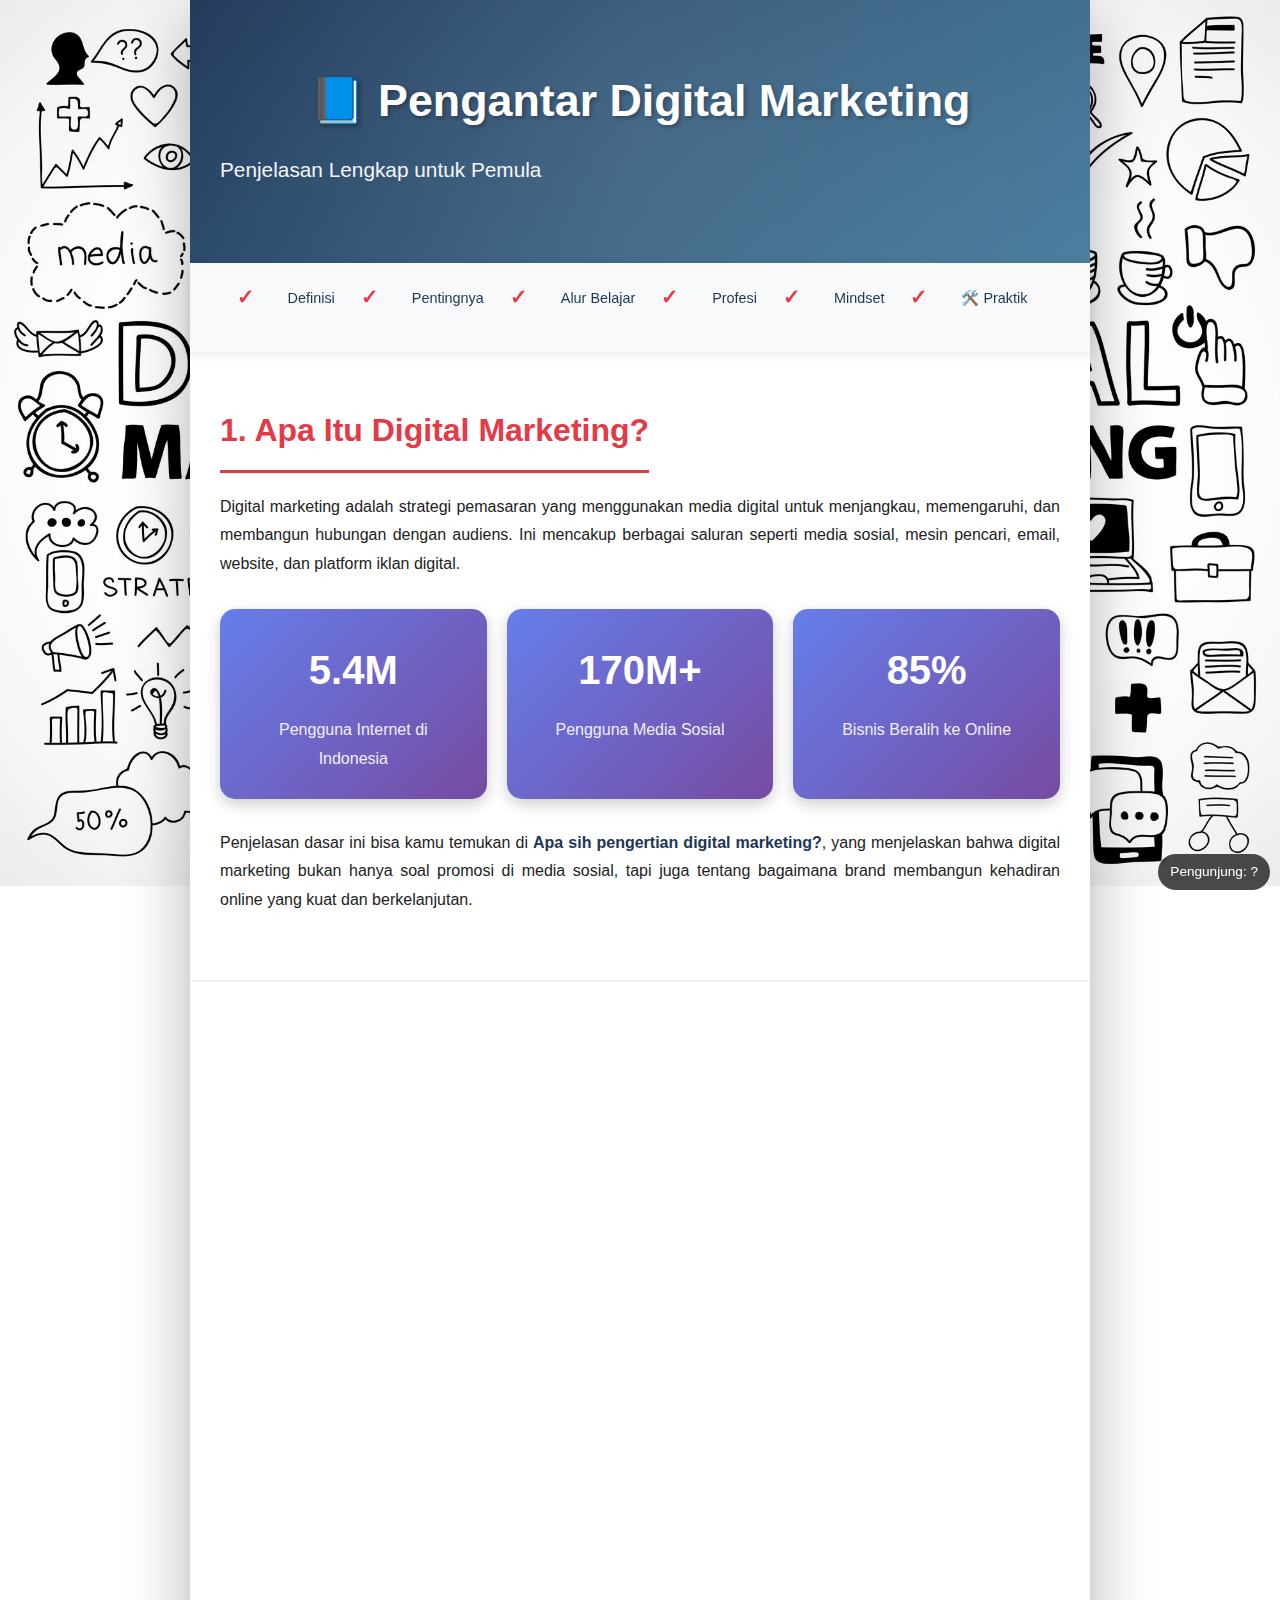
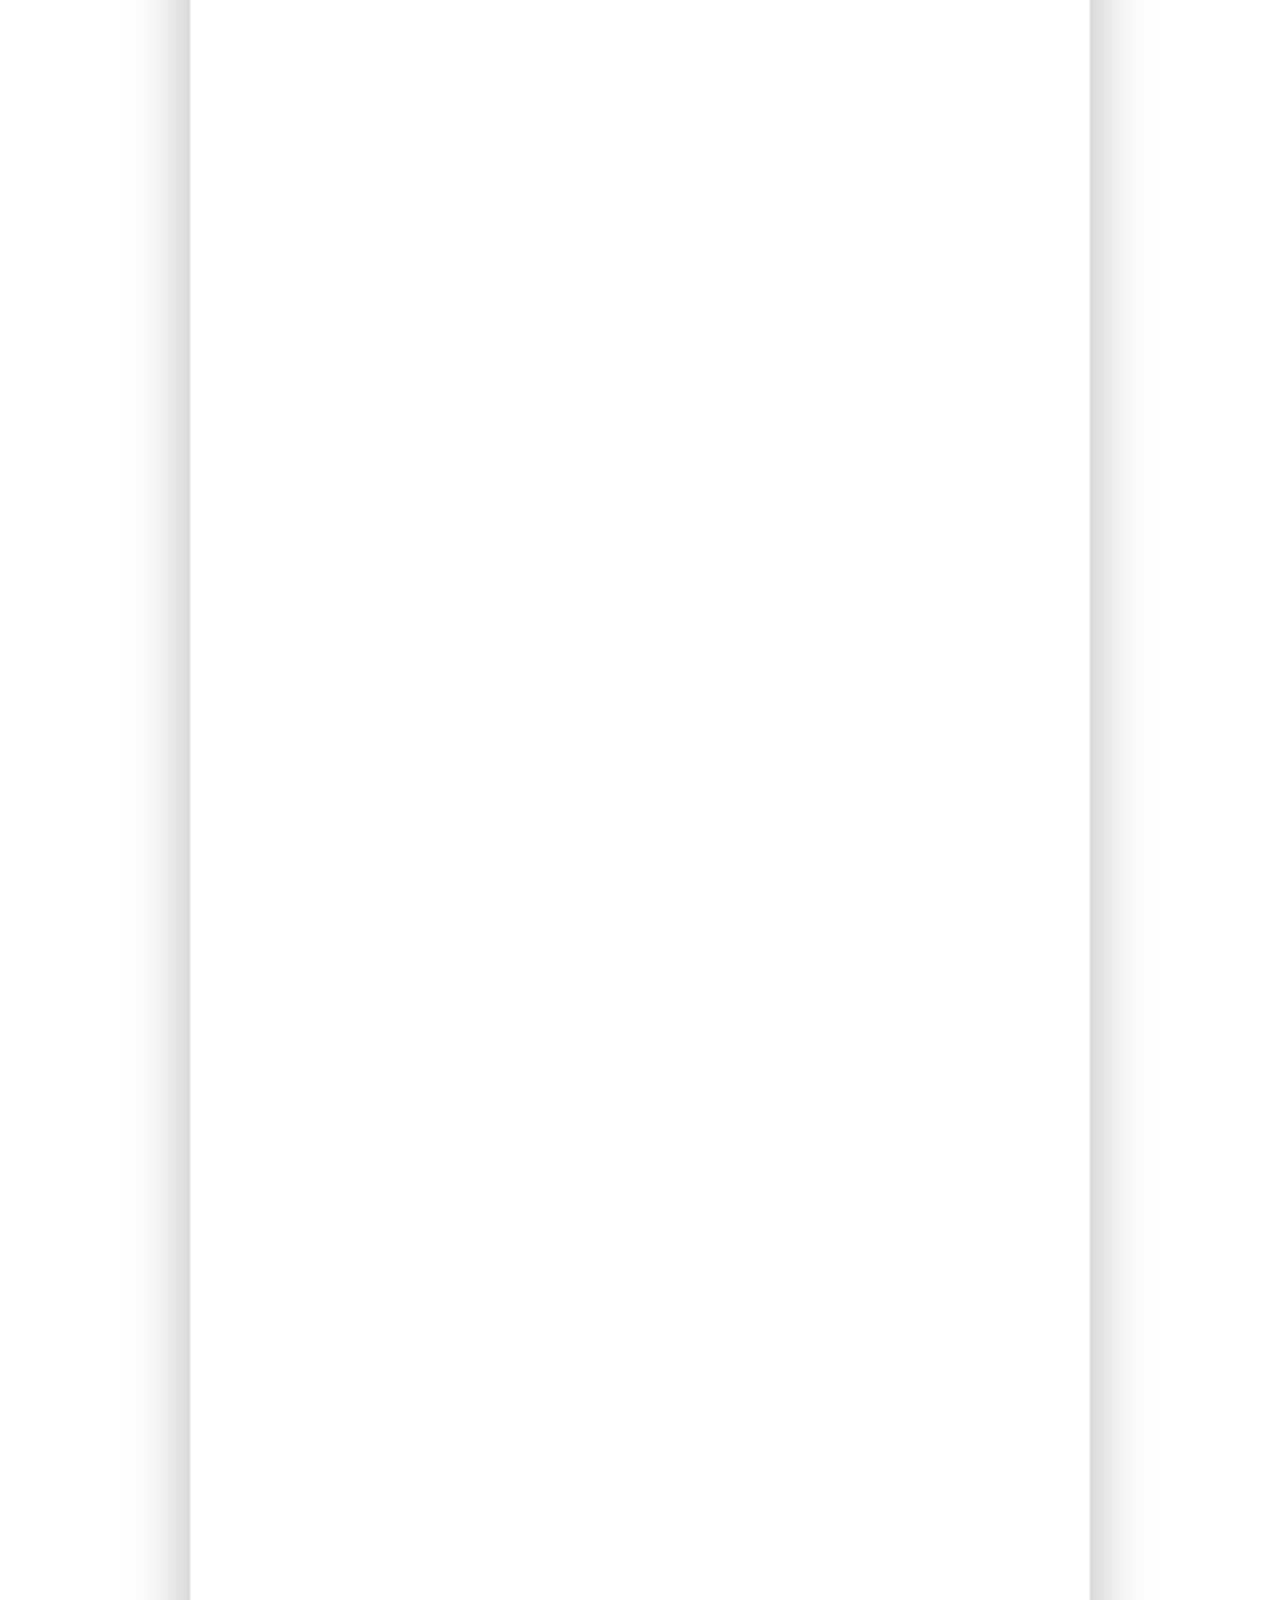
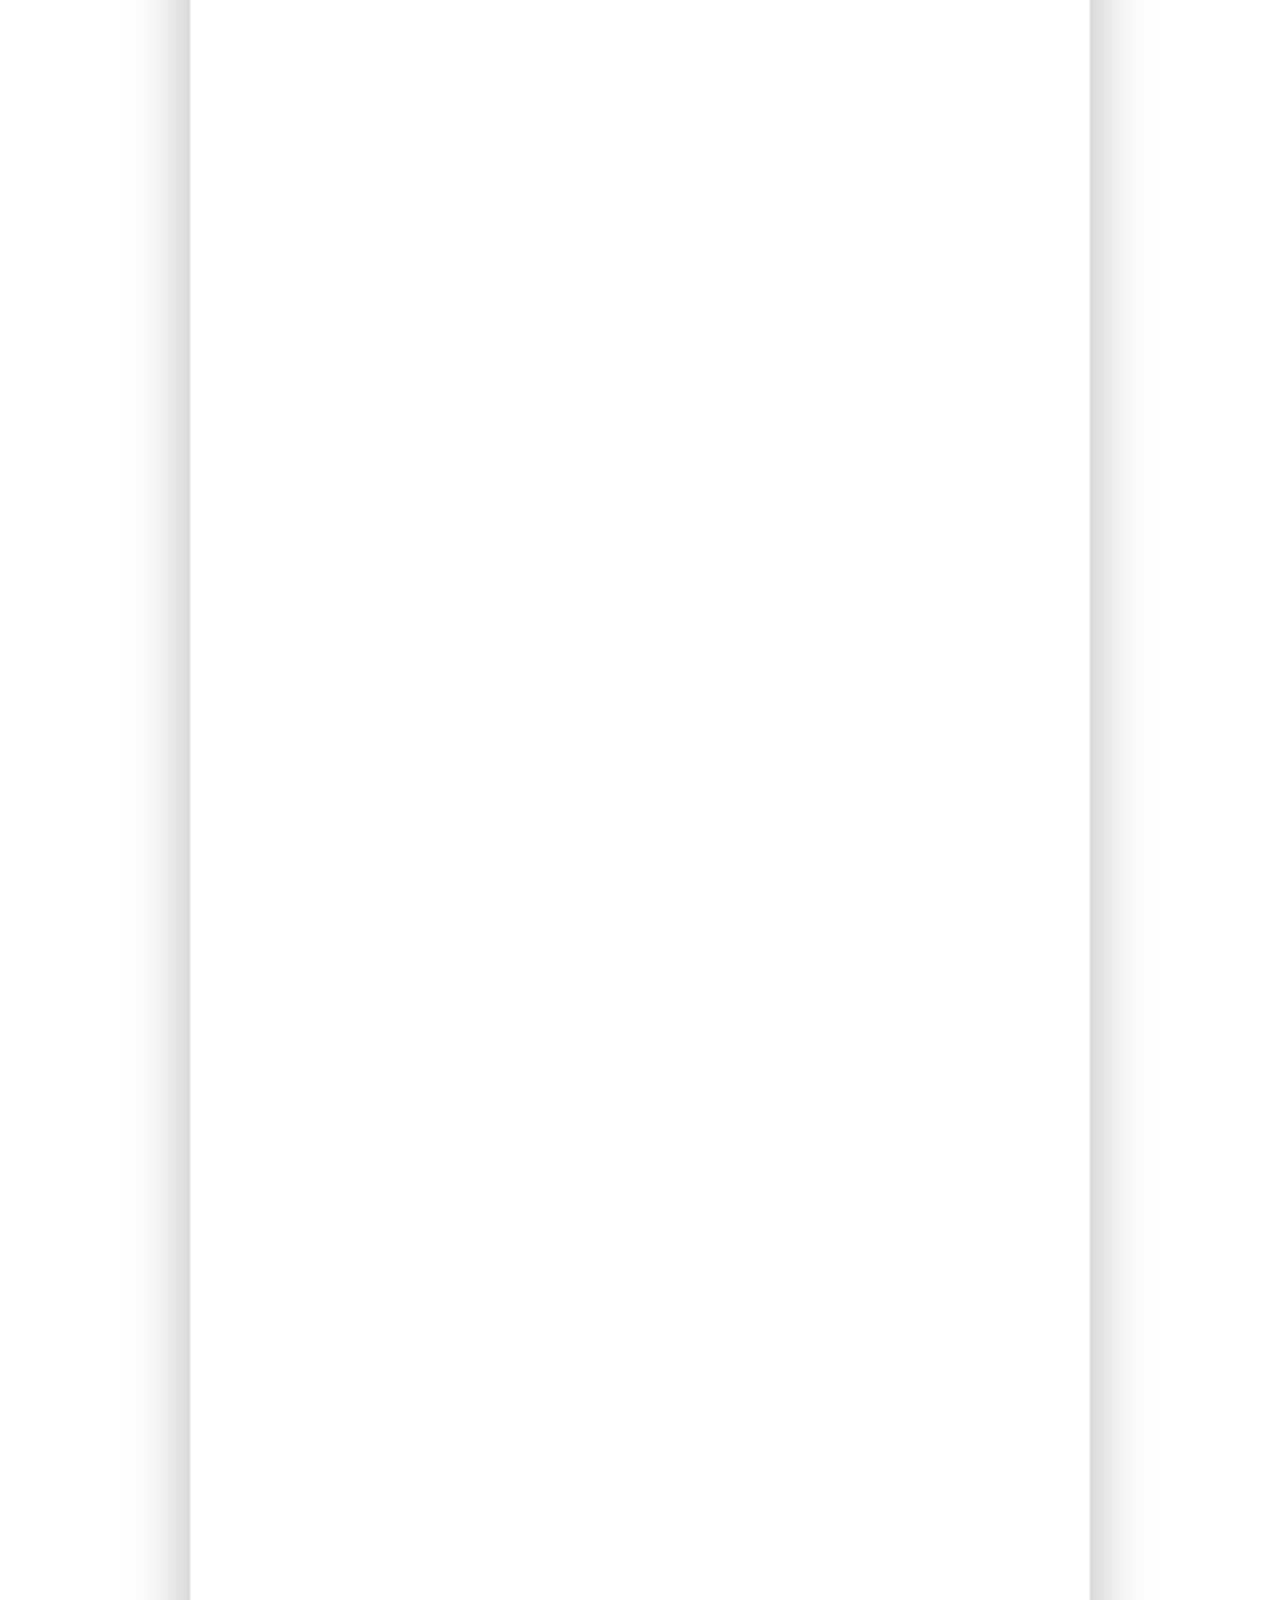
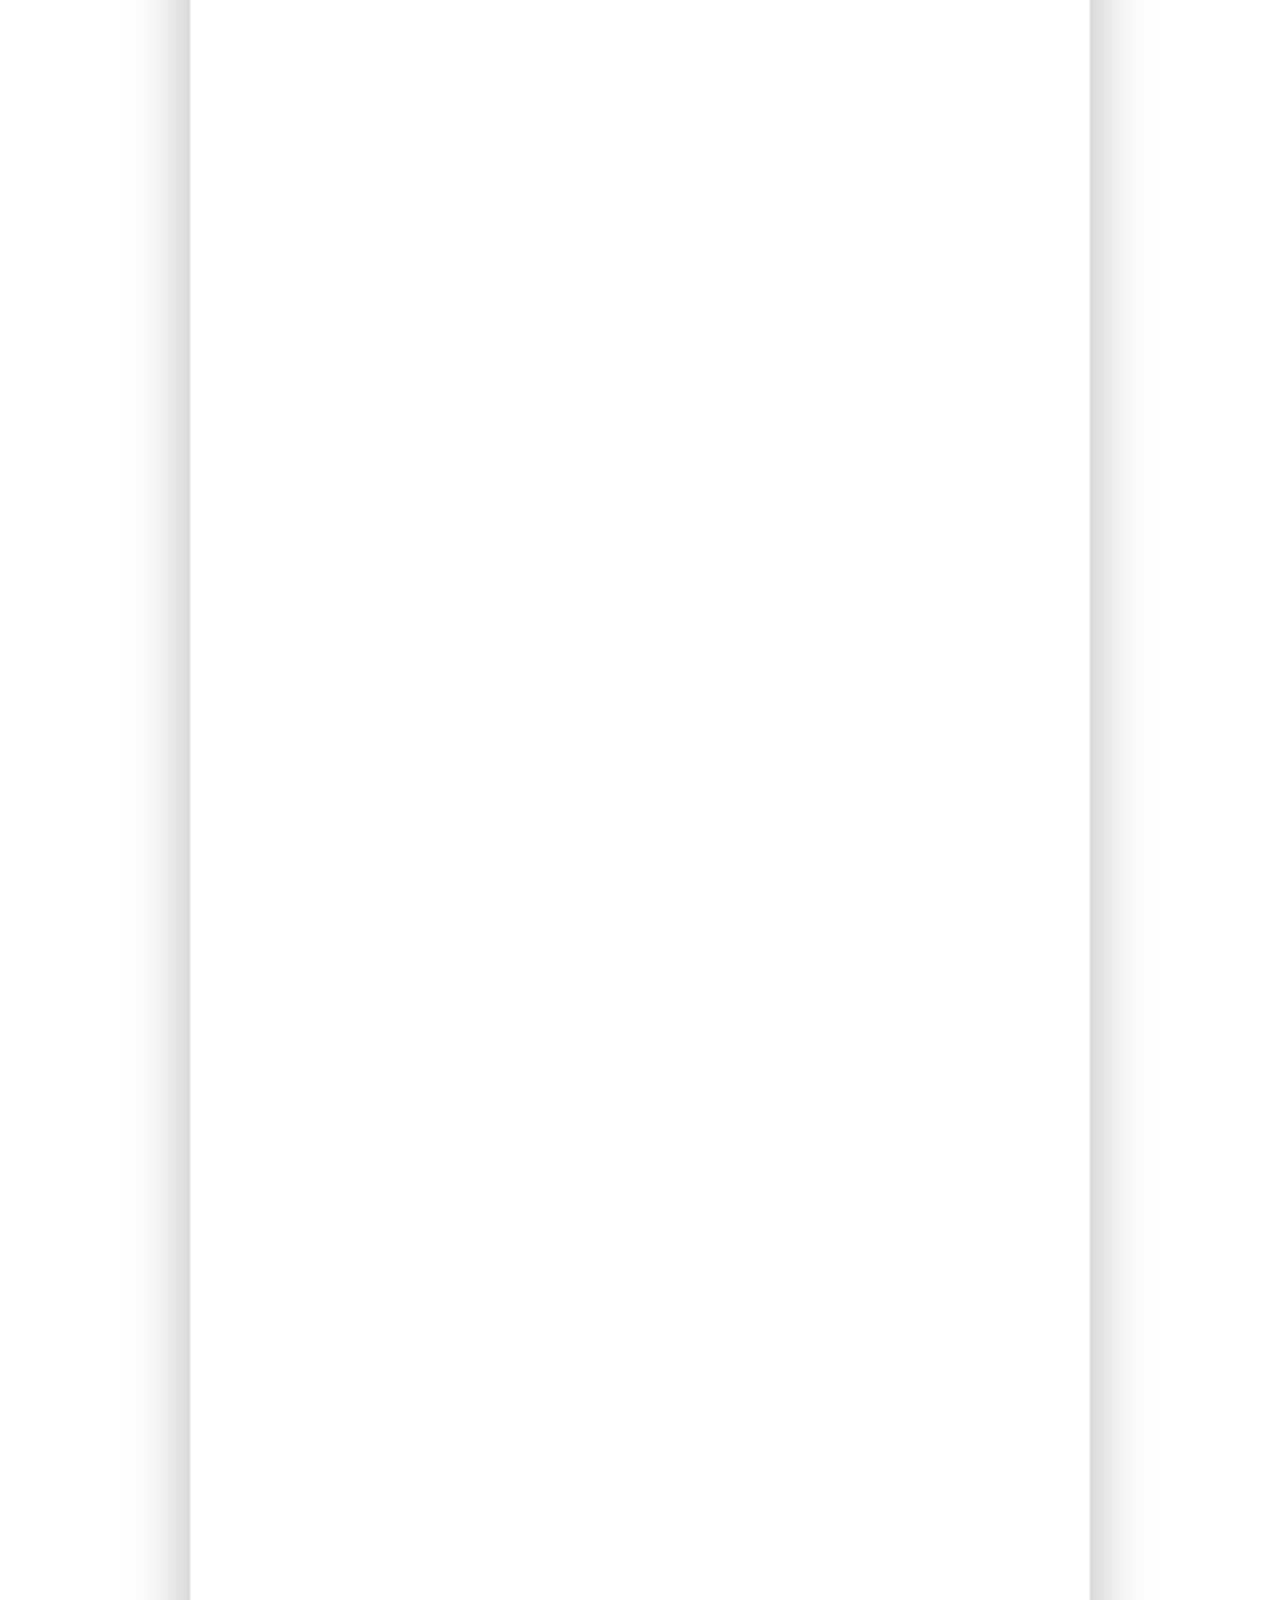
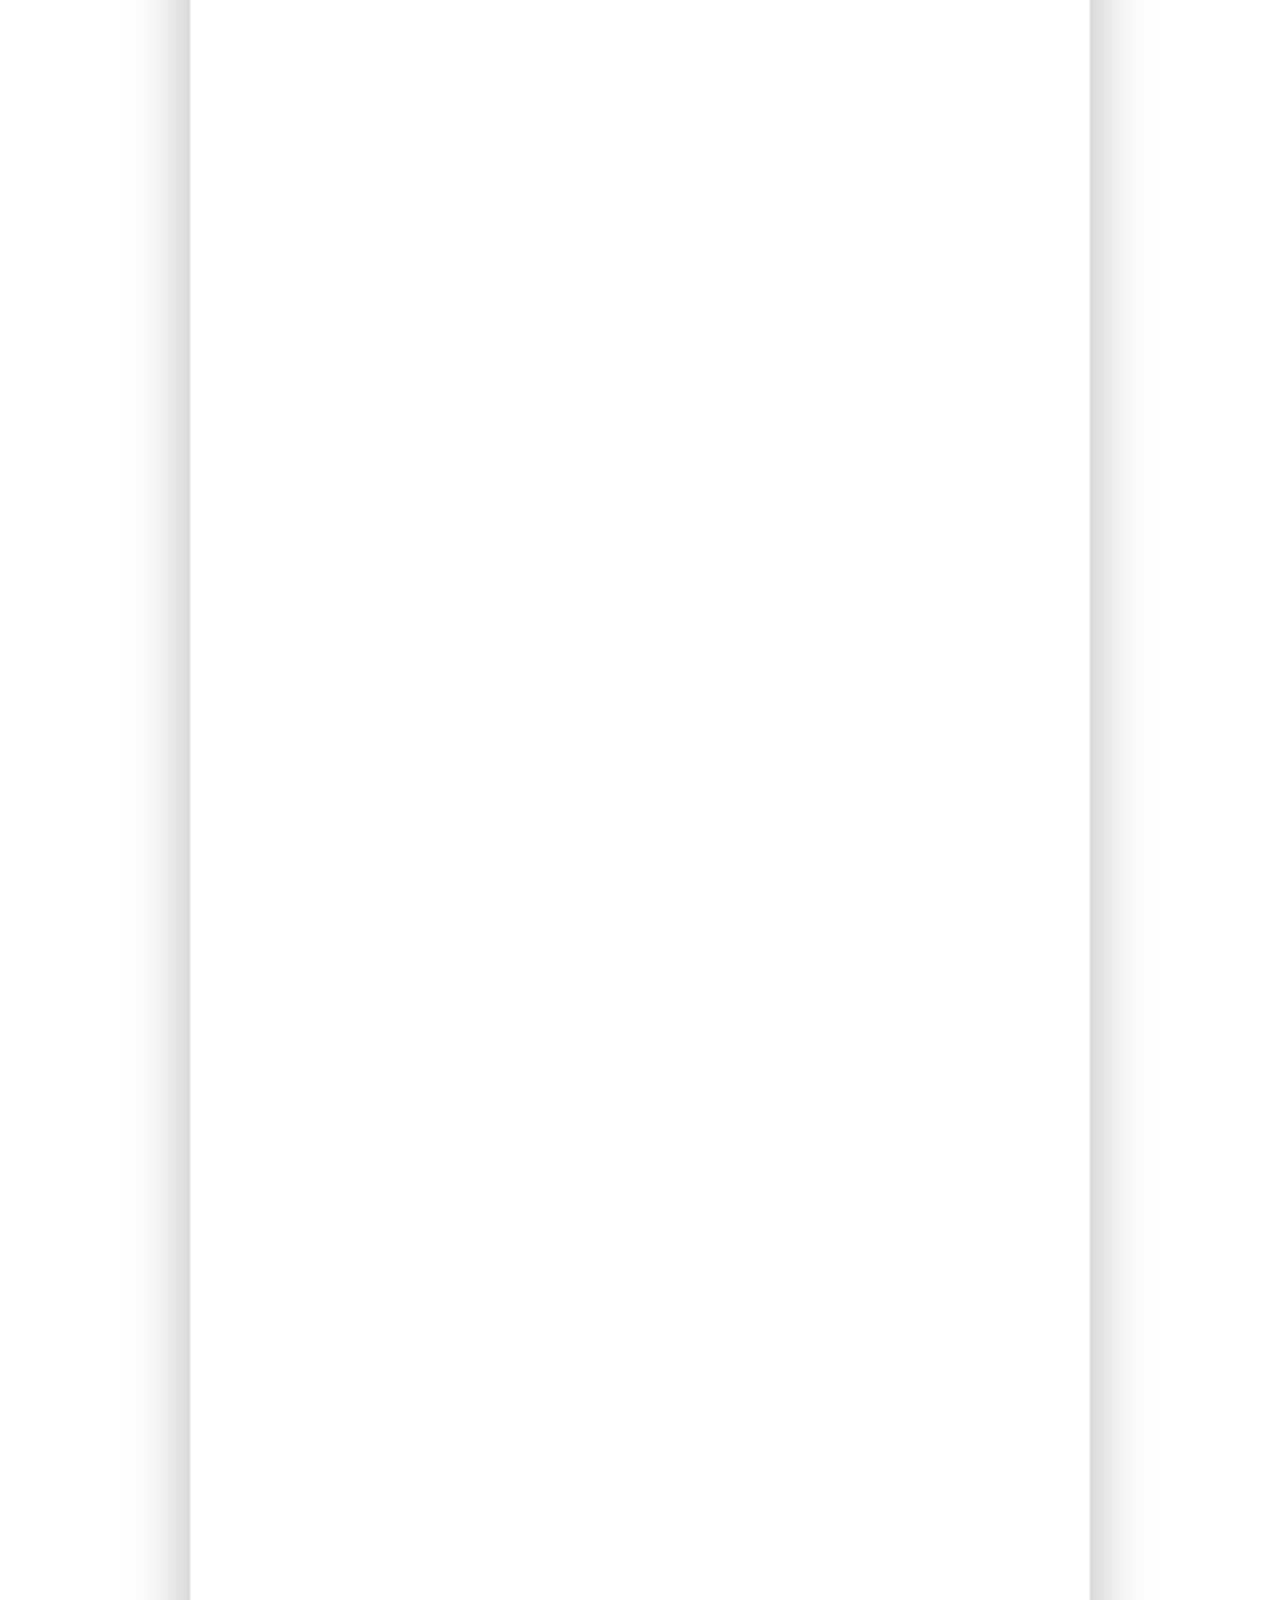
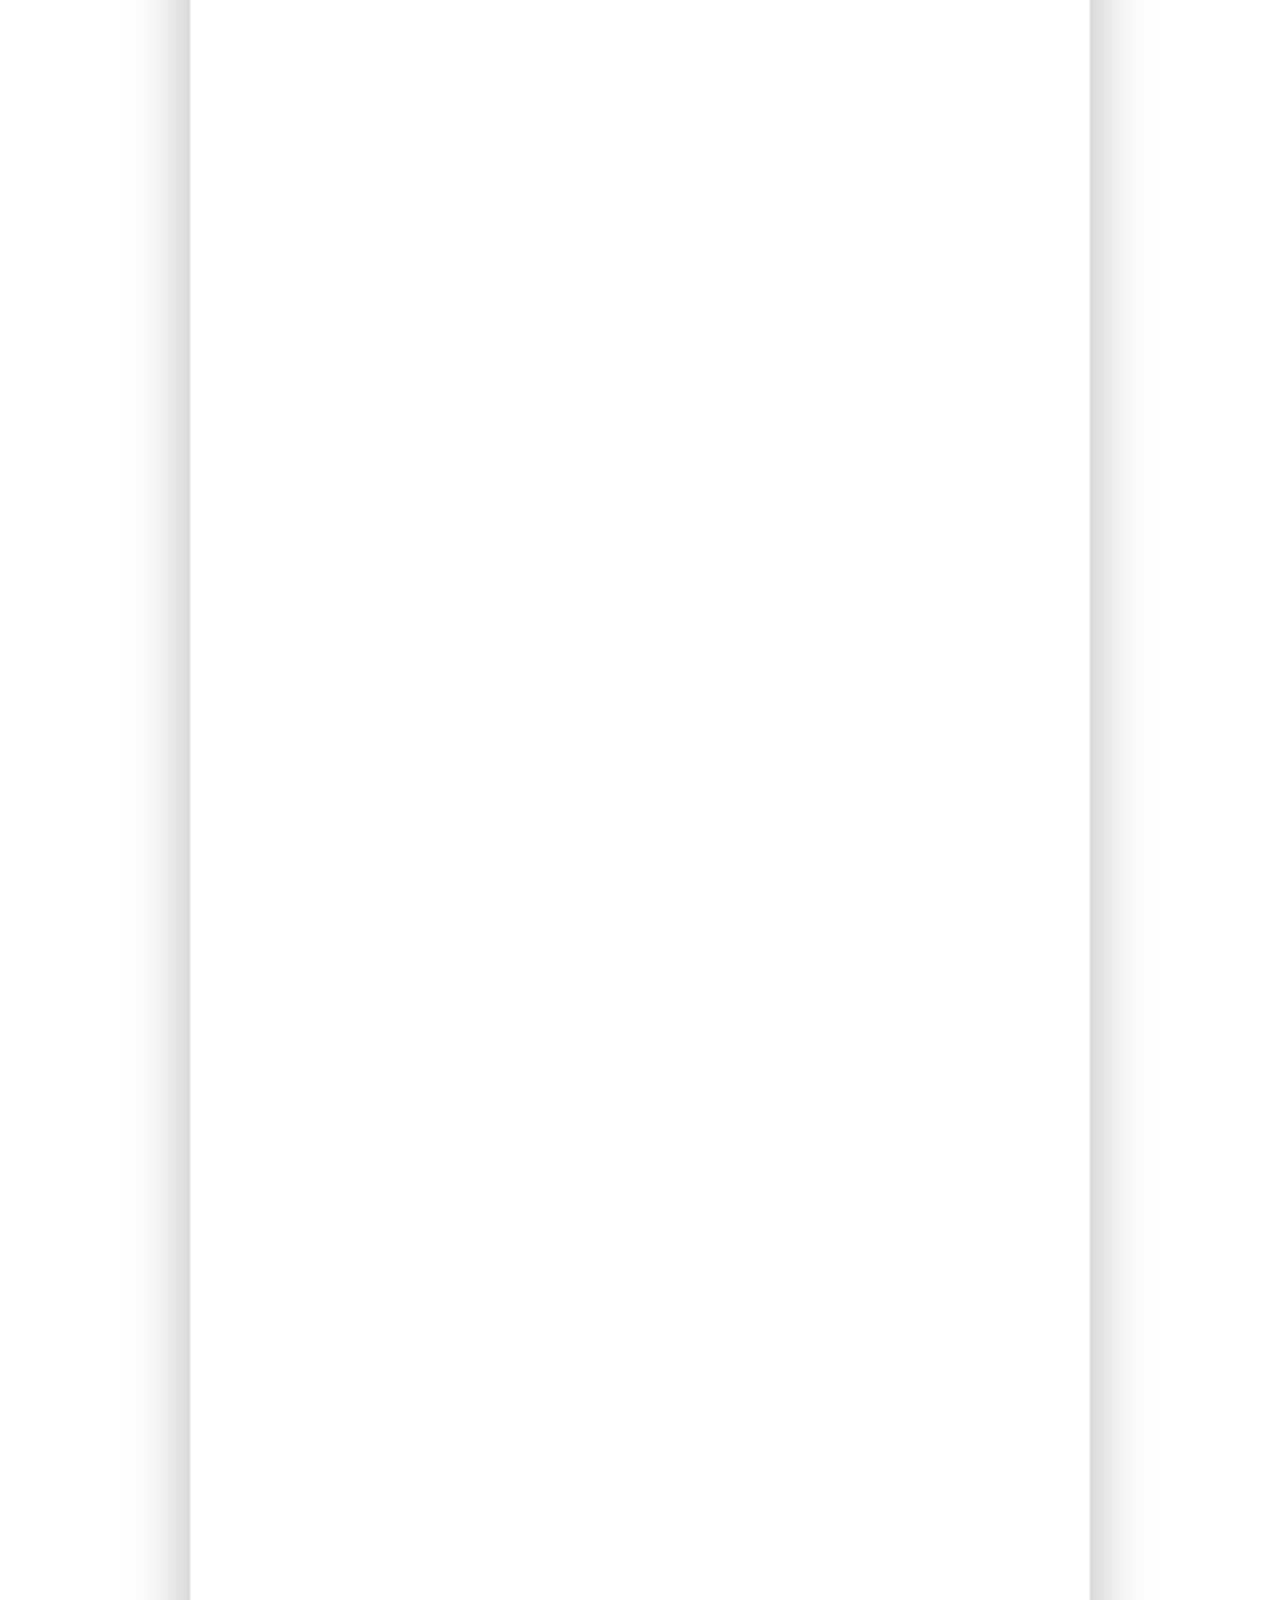
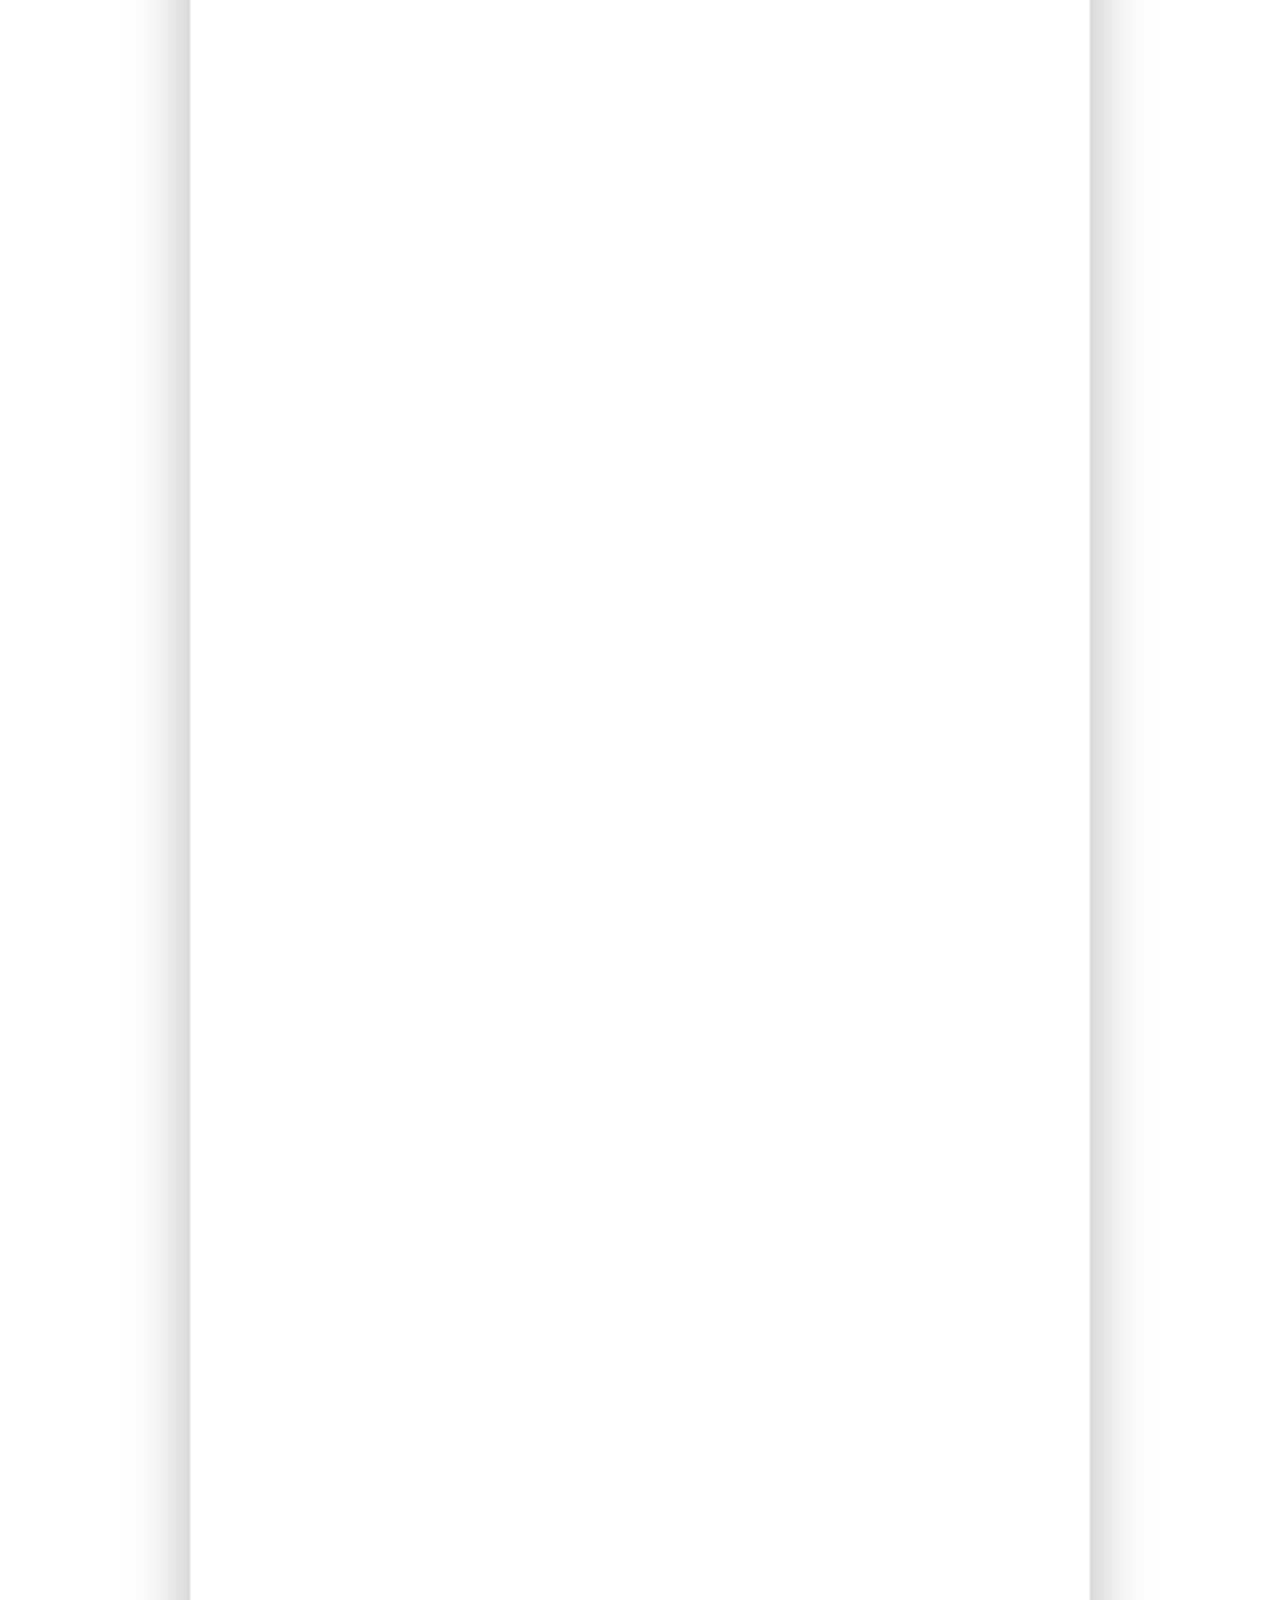
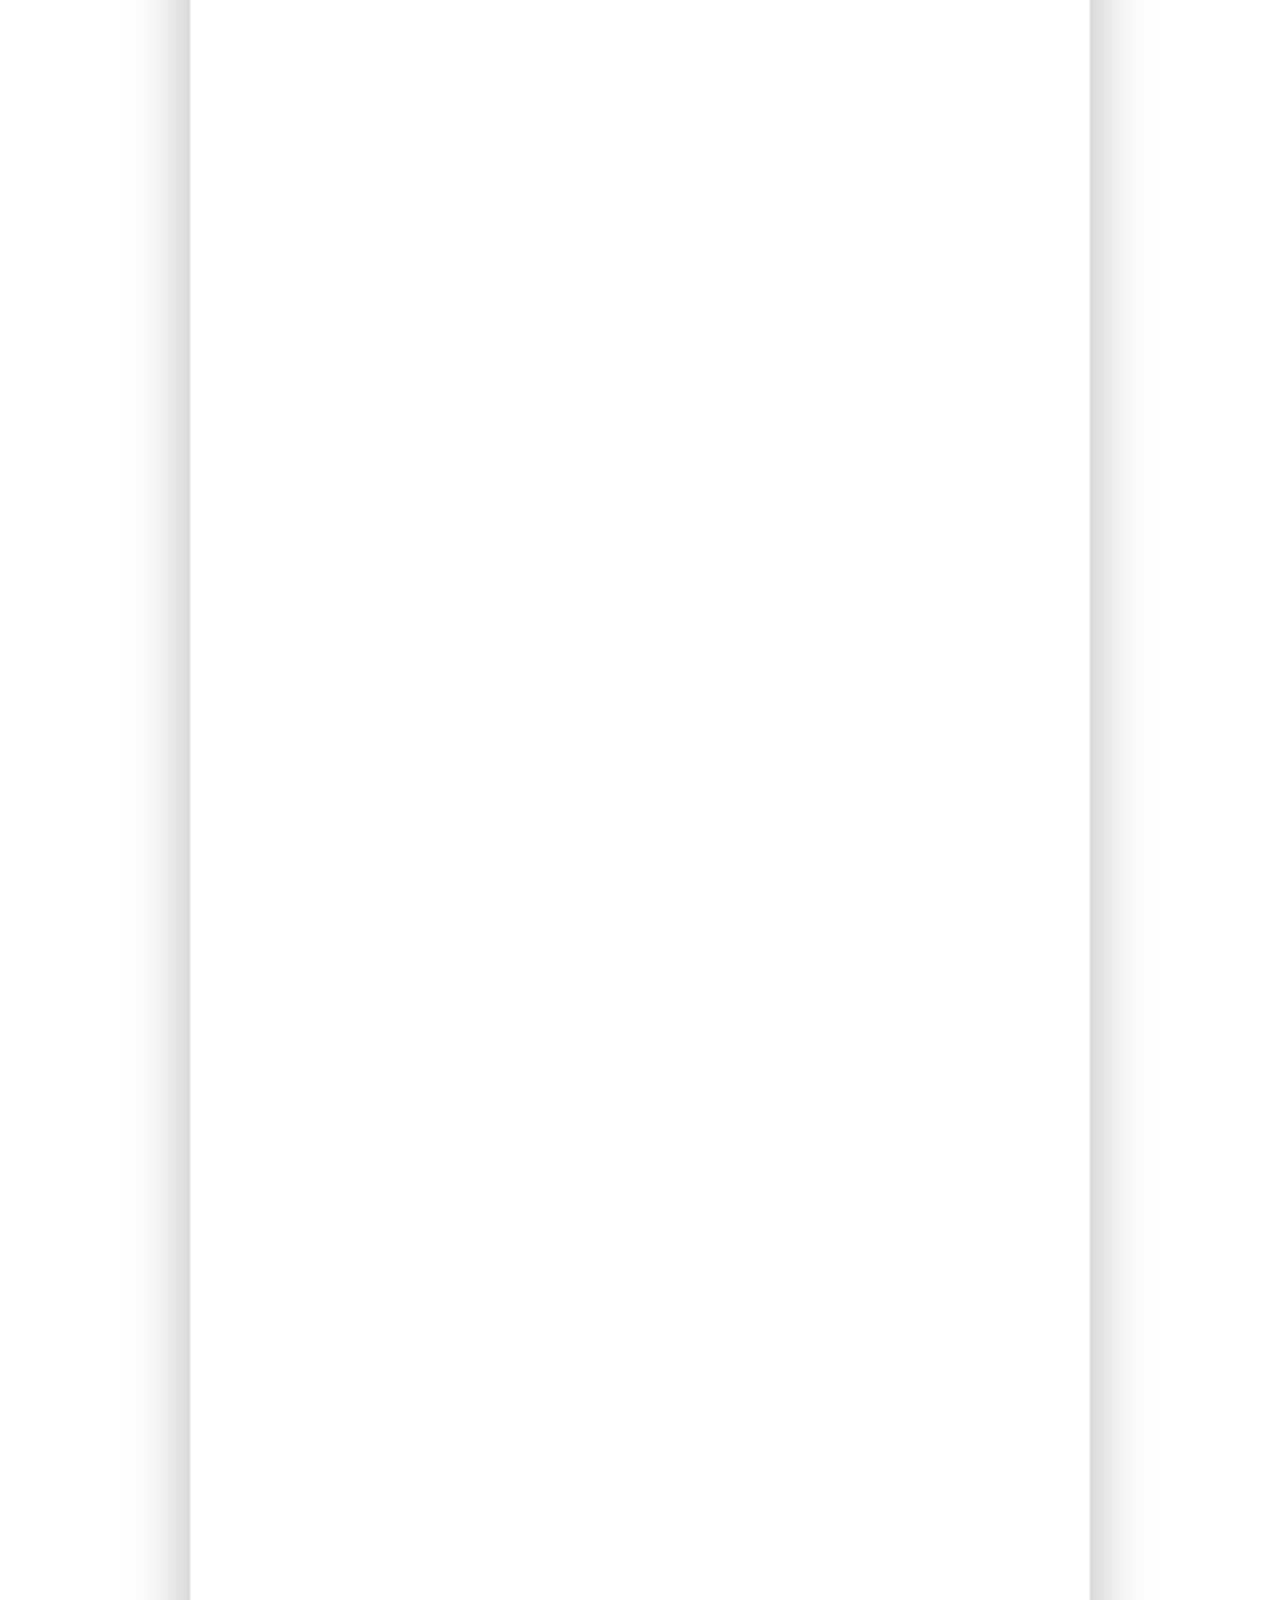
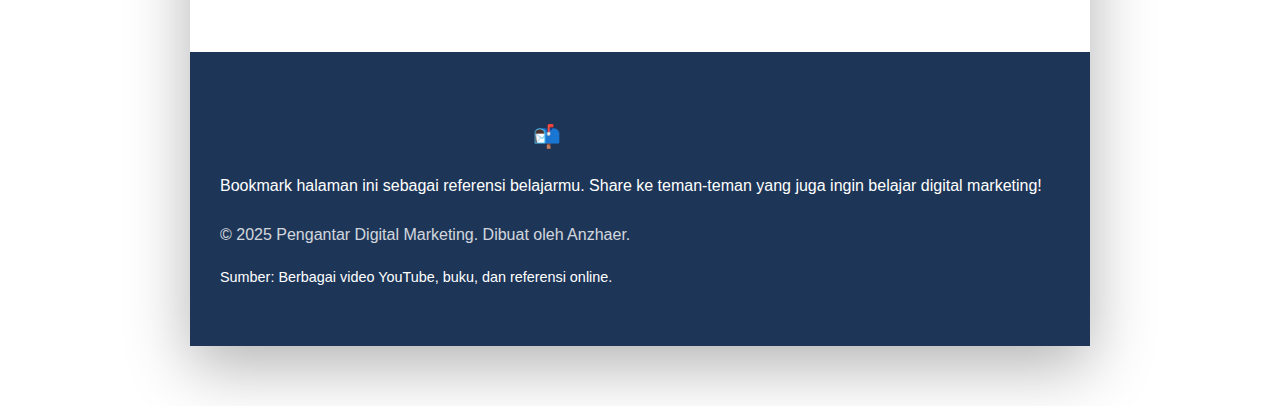
<file: index.html>
<!DOCTYPE html>
<html lang="id">
<head>
  <meta charset="UTF-8" />
  <meta name="viewport" content="width=device-width, initial-scale=1.0" />
  <title>Pengantar Digital Marketing</title>
  <style>
    * {
      margin: 0;
      padding: 0;
      box-sizing: border-box;
    }
    
    body {
      font-family: 'Segoe UI', Tahoma, Geneva, Verdana, sans-serif;
      color: #222;
      line-height: 1.8;
      padding-bottom: 60px;
      margin: 0;
      background: 
        url('bg.jpg') left top no-repeat,
        url('bg.jpg') right top no-repeat;
      background-size: 50% auto;
      background-attachment: fixed;
      font-size: 16px;
    }
    
    .container {
      max-width: 900px;
      margin: 0 auto;
      background: #fff;
      box-shadow: 0 20px 60px rgba(0,0,0,0.3);
    }
    
    header {
      background: linear-gradient(135deg, #1d3557, #457b9d);
      color: white;
      padding: 60px 30px;
      text-align: center;
      position: relative;
      overflow: hidden;
    }
    
    header::before {
      content: '';
      position: absolute;
      top: -50%;
      right: -50%;
      width: 200%;
      height: 200%;
      background: radial-gradient(circle, rgba(255,255,255,0.1) 0%, transparent 70%);
      animation: pulse 15s infinite;
    }
    
    @keyframes pulse {
      0%, 100% { transform: scale(1); }
      50% { transform: scale(1.1); }
    }
    
    header h1 {
      font-size: 2.8em;
      margin-bottom: 10px;
      position: relative;
      z-index: 1;
      text-shadow: 2px 2px 4px rgba(0,0,0,0.3);
    }
    
    header p {
      font-size: 1.3em;
      position: relative;
      z-index: 1;
      opacity: 0.95;
    }
    
    .progress-bar {
      position: fixed;
      top: 0;
      left: 0;
      width: 0%;
      height: 4px;
      background: linear-gradient(90deg, #e63946, #f77f00);
      z-index: 9999;
      transition: width 0.3s ease;
    }
    
    nav {
      background: #f8f9fa;
      padding: 15px 20px;
      position: sticky;
      top: 0;
      z-index: 100;
      box-shadow: 0 2px 10px rgba(0,0,0,0.1);
    }
    
    .nav-toggle {
      display: none;
      background: #1d3557;
      color: white;
      border: none;
      padding: 10px 20px;
      border-radius: 8px;
      cursor: pointer;
      font-size: 1em;
      font-weight: 600;
      width: 100%;
      text-align: left;
      position: relative;
    }
    
    .nav-toggle::after {
      content: '▼';
      position: absolute;
      right: 20px;
      transition: transform 0.3s;
    }
    
    .nav-toggle.active::after {
      transform: rotate(180deg);
    }
    
    nav ul {
      list-style: none;
      display: flex;
      flex-wrap: wrap;
      justify-content: center;
      gap: 10px;
    }
    
    nav a {
      color: #1d3557;
      text-decoration: none;
      padding: 8px 16px;
      border-radius: 20px;
      transition: all 0.3s;
      font-weight: 500;
      font-size: 0.9em;
      display: block;
    }
    
    nav a:hover {
      background: #1d3557;
      color: white;
      transform: translateY(-2px);
    }
    
    section {
      padding: 50px 30px;
      border-bottom: 2px solid #f0f0f0;
      animation: fadeIn 0.6s ease-in;
    }
    
    @keyframes fadeIn {
      from { opacity: 0; transform: translateY(20px); }
      to { opacity: 1; transform: translateY(0); }
    }
    
    h2 {
      color: #e63946;
      font-size: 2em;
      margin-bottom: 20px;
      padding-bottom: 10px;
      border-bottom: 3px solid #e63946;
      display: inline-block;
    }
    
    h3 {
      color: #1d3557;
      font-size: 1.4em;
      margin: 25px 0 15px 0;
    }
    
    p {
      margin-bottom: 15px;
      text-align: justify;
    }
    
    ul {
      padding-left: 0;
      list-style: none;
    }
    
    li {
      margin-bottom: 15px;
      padding-left: 35px;
      position: relative;
    }
    
    li::before {
      content: '✓';
      position: absolute;
      left: 0;
      color: #e63946;
      font-weight: bold;
      font-size: 1.3em;
    }
    
    .emoji {
      font-size: 1.3em;
      margin-right: 8px;
    }
    
    a {
      color: #1d3557;
      text-decoration: none;
      font-weight: 600;
      border-bottom: 2px solid transparent;
      transition: all 0.3s;
    }
    
    a:hover {
      border-bottom: 2px solid #e63946;
      color: #e63946;
    }
    
    blockquote {
      background: linear-gradient(135deg, #f1faee 0%, #e8f5e8 100%);
      padding: 20px;
      border-left: 5px solid #e63946;
      margin: 25px 0;
      font-style: italic;
      border-radius: 5px;
      box-shadow: 0 4px 6px rgba(0,0,0,0.1);
    }
    
    .tips {
      background: linear-gradient(135deg, #e8f5e8 0%, #d4edda 100%);
      padding: 20px;
      border-radius: 10px;
      margin: 25px 0;
      border-left: 5px solid #28a745;
      box-shadow: 0 4px 8px rgba(0,0,0,0.1);
    }
    
    .card-container {
      display: grid;
      grid-template-columns: repeat(auto-fit, minmax(250px, 1fr));
      gap: 20px;
      margin: 30px 0;
    }
    
    .card {
      background: white;
      padding: 25px;
      border-radius: 15px;
      box-shadow: 0 5px 15px rgba(0,0,0,0.1);
      transition: all 0.3s;
      border: 2px solid #f0f0f0;
    }
    
    .card:hover {
      transform: translateY(-10px);
      box-shadow: 0 15px 30px rgba(0,0,0,0.2);
      border-color: #e63946;
    }
    
    .card h3 {
      margin-top: 0;
      color: #e63946;
    }
    
    .quiz-container {
      background: linear-gradient(135deg, #fff5e6 0%, #ffe6cc 100%);
      padding: 30px;
      border-radius: 15px;
      margin: 30px 0;
      box-shadow: 0 5px 15px rgba(0,0,0,0.1);
    }
    
    .quiz-question {
      margin: 20px 0;
      padding: 20px;
      background: white;
      border-radius: 10px;
      display: none;
    }
    
    .quiz-question.active {
      display: block;
      animation: slideIn 0.5s ease;
    }
    
    @keyframes slideIn {
      from { opacity: 0; transform: translateX(-30px); }
      to { opacity: 1; transform: translateX(0); }
    }
    
    .quiz-option {
      padding: 12px 20px;
      margin: 10px 0;
      background: #f8f9fa;
      border: 2px solid #dee2e6;
      border-radius: 8px;
      cursor: pointer;
      transition: all 0.3s;
    }
    
    .quiz-option:hover {
      background: #e9ecef;
      border-color: #1d3557;
    }
    
    .quiz-option.correct {
      background: #d4edda;
      border-color: #28a745;
    }
    
    .quiz-option.wrong {
      background: #f8d7da;
      border-color: #dc3545;
    }
    
    button {
      background: linear-gradient(135deg, #e63946, #f77f00);
      color: white;
      border: none;
      padding: 12px 30px;
      border-radius: 25px;
      cursor: pointer;
      font-size: 1em;
      font-weight: 600;
      transition: all 0.3s;
      box-shadow: 0 4px 10px rgba(230, 57, 70, 0.3);
    }
    
    button:hover {
      transform: translateY(-2px);
      box-shadow: 0 6px 15px rgba(230, 57, 70, 0.4);
    }
    
    button:active {
      transform: translateY(0);
    }
    
    .checklist {
      background: #f8f9fa;
      padding: 25px;
      border-radius: 10px;
      margin: 25px 0;
    }
    
    .checklist-item {
      padding: 12px;
      margin: 10px 0;
      background: white;
      border-radius: 8px;
      display: flex;
      align-items: center;
      cursor: pointer;
      transition: all 0.3s;
    }
    
    .checklist-item:hover {
      background: #e9ecef;
    }
    
    .checklist-item input[type="checkbox"] {
      width: 20px;
      height: 20px;
      margin-right: 15px;
      cursor: pointer;
    }
    
    .checklist-item.completed {
      opacity: 0.6;
      text-decoration: line-through;
    }
    
    .stats-box {
      display: grid;
      grid-template-columns: repeat(auto-fit, minmax(200px, 1fr));
      gap: 20px;
      margin: 30px 0;
    }
    
    .stat-item {
      background: linear-gradient(135deg, #667eea 0%, #764ba2 100%);
      color: white;
      padding: 25px;
      border-radius: 15px;
      text-align: center;
      box-shadow: 0 5px 15px rgba(0,0,0,0.2);
    }
    
    .stat-number {
      font-size: 2.5em;
      font-weight: bold;
      margin-bottom: 10px;
    }
    
    .stat-label {
      font-size: 1em;
      opacity: 0.9;
    }
    
    footer {
      background: #1d3557;
      color: white;
      text-align: center;
      padding: 40px 30px;
      margin-top: 0;
    }
    
    .back-to-top {
      position: fixed;
      bottom: 30px;
      right: 30px;
      background: #e63946;
      color: white;
      width: 50px;
      height: 50px;
      border-radius: 50%;
      display: none;
      justify-content: center;
      align-items: center;
      cursor: pointer;
      box-shadow: 0 4px 10px rgba(0,0,0,0.3);
      transition: all 0.3s;
      z-index: 1000;
    }
    
    .back-to-top:hover {
      background: #d62839;
      transform: translateY(-5px);
    }
    
    .back-to-top.show {
      display: flex;
    }
    
    @media (max-width: 768px) {
      header h1 { font-size: 2em; }
      header p { font-size: 1.1em; }
      
      .nav-toggle {
        display: block;
      }
      
      nav {
        padding: 10px;
      }
      
      nav ul {
        max-height: 0;
        overflow: hidden;
        flex-direction: column;
        transition: max-height 0.3s ease-out;
        margin-top: 0;
      }
      
      nav ul.show {
        max-height: 500px;
        margin-top: 15px;
      }
      
      nav li {
        width: 100%;
      }
      
      nav a {
        width: 100%;
        text-align: center;
        padding: 12px 16px;
        font-size: 1em;
      }
      
      section { padding: 30px 20px; }
      .card-container { grid-template-columns: 1fr; }
      .stats-box { grid-template-columns: 1fr; }
      
      h2 { 
        font-size: 1.8em;
        word-wrap: break-word;
      }
      h3 {
        font-size: 1.3em;
      }
      p {
        font-size: 1.05em;
        text-align: left;
        line-height: 1.8;
      }
      li {
        font-size: 1.05em;
        line-height: 1.8;
        padding-left: 30px;
      }
      .tips, .checklist {
        padding: 18px 15px;
      }
      blockquote {
        font-size: 1.05em;
        padding: 18px 15px;
      }
      .card {
        padding: 20px 15px;
      }
      .stat-number {
        font-size: 2em;
      }
      button {
        padding: 14px 28px;
        font-size: 1.05em;
      }
      .quiz-option {
        font-size: 1em;
        padding: 14px 18px;
      }
    }
  </style>
</head>
<body>

<div class="progress-bar" id="progressBar"></div>
<div class="back-to-top" id="backToTop">↑</div>

<div class="container">
  <header>
    <h1>📘 Pengantar Digital Marketing</h1>
    <p>Penjelasan Lengkap untuk Pemula</p>
  </header>

  <nav>
    <button class="nav-toggle" onclick="toggleNav()">📋 Menu Topik</button>
    <ul id="navMenu">
      <li><a href="#definisi" onclick="closeNav()">Definisi</a></li>
      <li><a href="#pentingnya" onclick="closeNav()">Pentingnya</a></li>
      <li><a href="#alur" onclick="closeNav()">Alur Belajar</a></li>
      <li><a href="#profesi" onclick="closeNav()">Profesi</a></li>
      <li><a href="#mindset" onclick="closeNav()">Mindset</a></li>
      <li><a href="praktik.html">🛠️ Praktik</a></li>
    </ul>
  </nav>

  <section id="definisi">
    <h2>1. Apa Itu Digital Marketing?</h2>
    <p>Digital marketing adalah strategi pemasaran yang menggunakan media digital untuk menjangkau, memengaruhi, dan membangun hubungan dengan audiens. Ini mencakup berbagai saluran seperti media sosial, mesin pencari, email, website, dan platform iklan digital.</p>
    
    <div class="stats-box">
      <div class="stat-item">
        <div class="stat-number">5.4M</div>
        <div class="stat-label">Pengguna Internet di Indonesia</div>
      </div>
      <div class="stat-item">
        <div class="stat-number">170M+</div>
        <div class="stat-label">Pengguna Media Sosial</div>
      </div>
      <div class="stat-item">
        <div class="stat-number">85%</div>
        <div class="stat-label">Bisnis Beralih ke Online</div>
      </div>
    </div>
    
    <p>Penjelasan dasar ini bisa kamu temukan di <a href="https://www.youtube.com/watch?v=9vpqElXcGSc" target="_blank">Apa sih pengertian digital marketing?</a>, yang menjelaskan bahwa digital marketing bukan hanya soal promosi di media sosial, tapi juga tentang bagaimana brand membangun kehadiran online yang kuat dan berkelanjutan.</p>
  </section>

  <section id="pentingnya">
    <h2>2. Kenapa Digital Marketing Penting di Era Sekarang?</h2>
    <p>Menurut <a href="https://www.youtube.com/watch?v=oMo09la7jx8" target="_blank">Belajar Digital Marketing dari 0 | Menjadi Digital Marketer</a>, digital marketing di Indonesia punya potensi besar. Banyak bisnis lokal mulai beralih ke online, dan kebutuhan akan tenaga ahli digital marketing terus meningkat. Bahkan, profesi digital marketer bisa menghasilkan gaji dua digit jika punya jam terbang dan skill yang mumpuni.</p>
    
    <div class="card-container">
      <div class="card">
        <h3>💰 Biaya Efisien</h3>
        <p>Mulai dengan budget kecil dan scale up sesuai hasil. ROI bisa diukur dengan akurat.</p>
      </div>
      <div class="card">
        <h3>🎯 Target Presisi</h3>
        <p>Jangkau audiens spesifik berdasarkan demografi, minat, dan perilaku mereka.</p>
      </div>
      <div class="card">
        <h3>📊 Data Real-Time</h3>
        <p>Monitor performa kampanye secara langsung dan lakukan optimasi cepat.</p>
      </div>
      <div class="card">
        <h3>🌍 Jangkauan Global</h3>
        <p>Bisnis kecil bisa bersaing di pasar global dengan strategi yang tepat.</p>
      </div>
    </div>
    
    <p>Digital marketing juga memungkinkan bisnis kecil bersaing dengan brand besar karena biaya promosi bisa disesuaikan dan hasilnya bisa diukur secara real-time. Ini membuka peluang besar bagi siapa pun yang ingin memulai karier atau bisnis di dunia digital.</p>
  </section>

  <section id="alur">
    <h2>3. Alur Belajar Digital Marketing untuk Pemula</h2>
    <p>Video <a href="https://www.youtube.com/watch?v=hAen85MSGmU" target="_blank">BELAJAR Digital Marketing Mulai Dari Mana?</a> menyusun alur belajar yang sistematis dan sangat cocok untuk pemula:</p>
    
    <div class="checklist">
      <h3>📋 Checklist Perjalanan Belajarmu:</h3>
      <div class="checklist-item" onclick="toggleCheck(this)">
        <input type="checkbox" id="check1">
        <label for="check1"><span class="emoji">🧠</span><strong>Copywriting:</strong> Skill menulis yang bisa memengaruhi orang untuk bertindak. Ini fondasi semua konten digital.</label>
      </div>
      <div class="checklist-item" onclick="toggleCheck(this)">
        <input type="checkbox" id="check2">
        <label for="check2"><span class="emoji">📱</span><strong>Social Media Marketing:</strong> Gunakan Instagram, TikTok, dan YouTube untuk membangun audiens dan menyebarkan konten yang bermanfaat.</label>
      </div>
      <div class="checklist-item" onclick="toggleCheck(this)">
        <input type="checkbox" id="check3">
        <label for="check3"><span class="emoji">👥</span><strong>Influencer Marketing:</strong> Kolaborasi dengan orang yang punya pengaruh untuk memperluas jangkauan brand.</label>
      </div>
      <div class="checklist-item" onclick="toggleCheck(this)">
        <input type="checkbox" id="check4">
        <label for="check4"><span class="emoji">💻</span><strong>Landing Page:</strong> Halaman khusus untuk mengarahkan audiens ke satu tujuan, seperti membeli produk atau mendaftar.</label>
      </div>
      <div class="checklist-item" onclick="toggleCheck(this)">
        <input type="checkbox" id="check5">
        <label for="check5"><span class="emoji">💰</span><strong>Paid Ads:</strong> Pelajari Meta Ads, TikTok Ads, dan Google Ads untuk menjangkau target market secara cepat dan efisien.</label>
      </div>
      <div class="checklist-item" onclick="toggleCheck(this)">
        <input type="checkbox" id="check6">
        <label for="check6"><span class="emoji">📧</span><strong>Email Marketing & CRM:</strong> Bangun sistem follow-up otomatis untuk menjaga hubungan dengan pelanggan.</label>
      </div>
      <div class="checklist-item" onclick="toggleCheck(this)">
        <input type="checkbox" id="check7">
        <label for="check7"><span class="emoji">🔍</span><strong>SEO:</strong> Optimalkan konten agar muncul di hasil pencarian Google. Ini strategi jangka panjang yang sangat efektif.</label>
      </div>
      <div class="checklist-item" onclick="toggleCheck(this)">
        <input type="checkbox" id="check8">
        <label for="check8"><span class="emoji">🤖</span><strong>Automation & Chatbot:</strong> Gunakan teknologi untuk membalas pesan, mengirim email, dan mengelola interaksi pelanggan secara otomatis.</label>
      </div>
    </div>
    
    <p>Penjelasan mendalam tentang Meta Ads bisa kamu temukan di <a href="https://www.youtube.com/watch?v=0NP3IRpwYQk" target="_blank">PaDi Talks</a>.</p>
  </section>

  <section id="profesi">
    <h2>4. Skill & Profesi di Dunia Digital Marketing</h2>
    <p>Video <a href="https://www.youtube.com/watch?v=1ocLzJCvxAM" target="_blank">Pengenalan Ilmu dan Pekerjaan Digital Marketing</a> menjelaskan berbagai jenis pekerjaan di bidang ini:</p>
    
    <div class="card-container">
      <div class="card">
        <h3>🎨 Content Creator</h3>
        <p>Membuat konten visual dan tulisan yang engaging untuk berbagai platform.</p>
      </div>
      <div class="card">
        <h3>📱 Social Media Specialist</h3>
        <p>Mengelola akun media sosial dan membangun komunitas online.</p>
      </div>
      <div class="card">
        <h3>📊 Performance Ads Analyst</h3>
        <p>Menganalisis dan mengoptimalkan kampanye iklan berbayar.</p>
      </div>
      <div class="card">
        <h3>🔍 SEO Specialist</h3>
        <p>Meningkatkan visibilitas website di mesin pencari organik.</p>
      </div>
      <div class="card">
        <h3>📧 Email Marketing Manager</h3>
        <p>Merancang kampanye email yang efektif dan personalized.</p>
      </div>
      <div class="card">
        <h3>🎯 Digital Strategist</h3>
        <p>Merencanakan strategi digital marketing menyeluruh untuk brand.</p>
      </div>
    </div>
    
    <p>Setiap peran punya skill khusus, tapi semuanya saling terhubung dalam satu ekosistem digital marketing. Kamu bisa memilih jalur sesuai minat dan kekuatanmu, lalu mulai membangun portofolio dari proyek kecil atau freelance.</p>
  </section>

  <section id="mindset">
    <h2>5. Mindset yang Benar: Bukan Sekadar Jualan</h2>
    <p>Dalam <a href="https://www.youtube.com/watch?v=aQbZdee5PXI" target="_blank">Belajar Digital Marketing dari 0 | Bukan Soal Jualan</a>, dijelaskan bahwa digital marketing bukan hanya soal jualan cepat. Yang lebih penting adalah membangun value, membangun kepercayaan, dan menciptakan sistem yang bisa berjalan otomatis.</p>
    
    <blockquote>"Kalau kamu cuma fokus jualan, kamu akan capek. Tapi kalau kamu bangun sistem, kamu bisa punya bisnis yang jalan sendiri."</blockquote>
    
    <div class="tips">
      <h3>💡 Tips Membangun Mindset yang Tepat:</h3>
      <ul>
        <li>Fokus pada memberikan value dulu, penjualan akan mengikuti</li>
        <li>Bangun kepercayaan jangka panjang dengan audiens</li>
        <li>Belajar dari data dan feedback, bukan asumsi</li>
        <li>Konsisten lebih penting daripada viral sesaat</li>
        <li>Investasi dalam skill dan tools yang tepat</li>
      </ul>
    </div>
    
    <p>Mindset ini penting agar kamu tidak mudah menyerah dan bisa membangun bisnis yang berkelanjutan.</p>
  </section>

  <section id="jenis">
    <h2>6. Jenis-Jenis Digital Marketing</h2>
    <p>Selain alur belajar dasar, pahami berbagai jenis digital marketing yang bisa kamu pelajari lebih dalam. Setiap jenis punya peran unik dalam strategi keseluruhan:</p>
    
    <ul>
      <li><span class="emoji">🔍</span><strong>Search Engine Optimization (SEO):</strong> Teknik untuk membuat website atau konten muncul di halaman pertama Google secara organik.</li>
      <li><span class="emoji">💸</span><strong>Search Engine Marketing (SEM):</strong> Iklan berbayar di mesin pencari seperti Google Ads untuk hasil instan.</li>
      <li><span class="emoji">📝</span><strong>Content Marketing:</strong> Membuat konten berkualitas tinggi (blog, video, infografis) untuk menarik dan mempertahankan audiens.</li>
      <li><span class="emoji">📧</span><strong>Affiliate Marketing:</strong> Kerja sama dengan mitra untuk mempromosikan produk dan dapat komisi dari penjualan.</li>
      <li><span class="emoji">🎥</span><strong>Video Marketing:</strong> Menggunakan platform seperti YouTube atau TikTok untuk cerita visual yang engaging.</li>
      <li><span class="emoji">📊</span><strong>Analytics & Data-Driven Marketing:</strong> Menganalisis data dari tools seperti Google Analytics untuk mengukur dan mengoptimalkan kampanye.</li>
    </ul>
    
    <p>Untuk pemula, mulai dengan satu atau dua jenis yang paling menarik, seperti SEO dan content marketing, karena ini gratis dan bisa dipraktikkan sendiri.</p>
  </section>

  <section id="tools">
    <h2>7. Tools Esensial untuk Digital Marketer Pemula</h2>
    <p>Agar lebih efisien, gunakan tools gratis atau murah yang mendukung pekerjaanmu. Berikut rekomendasi:</p>
    
    <div class="card-container">
      <div class="card">
        <h3>📊 Analytics Tools</h3>
        <p><strong>Google Analytics & Search Console</strong> - Melacak traffic website dan performa SEO</p>
      </div>
      <div class="card">
        <h3>✏️ Design Tools</h3>
        <p><strong>Canva atau Figma</strong> - Desain grafis sederhana untuk konten sosial media</p>
      </div>
      <div class="card">
        <h3>📧 Email Marketing</h3>
        <p><strong>Mailchimp atau Sendinblue</strong> - Platform email marketing gratis untuk pemula</p>
      </div>
      <div class="card">
        <h3>🔗 Social Media</h3>
        <p><strong>Buffer atau Hootsuite</strong> - Jadwalkan postingan di media sosial</p>
      </div>
      <div class="card">
        <h3>🔍 SEO Tools</h3>
        <p><strong>Ahrefs atau SEMrush</strong> - Analisis kompetitor dan keyword research</p>
      </div>
      <div class="card">
        <h3>🤖 AI & Automation</h3>
        <p><strong>ChatGPT atau ManyChat</strong> - Bantu buat konten atau bangun chatbot</p>
      </div>
    </div>
    
    <p>Video tutorial tentang tools ini banyak tersedia di YouTube, seperti <a href="https://www.youtube.com/results?search_query=tools+digital+marketing+pemula" target="_blank">cari "Tools Digital Marketing Pemula"</a> untuk panduan langkah demi langkah.</p>
  </section>

  <section id="tantangan">
    <h2>8. Tantangan Umum dan Cara Mengatasinya</h2>
    <p>Belajar digital marketing tidak selalu mulus. Berikut tantangan yang sering dihadapi pemula dan solusinya:</p>
    
    <div class="tips">
      <h3>🎯 Tantangan 1: Overwhelmed dengan Banyaknya Platform</h3>
      <p><strong>Solusi:</strong> Fokus pada 2-3 platform utama (misalnya Instagram dan Google) sebelum ekspansi. Ikuti komunitas seperti grup Facebook Digital Marketing Indonesia untuk bertanya.</p>
    </div>
    
    <div class="tips">
      <h3>🎯 Tantangan 2: Budget Terbatas untuk Iklan</h3>
      <p><strong>Solusi:</strong> Mulai dengan organic marketing (konten gratis) dan gunakan fitur iklan murah seperti boosted posts di Facebook. Pelajari targeting yang tepat untuk efisiensi.</p>
    </div>
    
    <div class="tips">
      <h3>🎯 Tantangan 3: Mengukur Hasil yang Sulit</h3>
      <p><strong>Solusi:</strong> Gunakan metrics sederhana seperti engagement rate, click-through rate (CTR), dan conversion. Tools seperti Google Analytics akan membantu.</p>
    </div>
    
    <div class="tips">
      <h3>🎯 Tantangan 4: Konsistensi Konten</h3>
      <p><strong>Solusi:</strong> Buat content calendar bulanan dan batch-create konten. Gunakan tools scheduling untuk posting otomatis.</p>
    </div>
    
    <p>Dengan mengatasi ini, kamu akan lebih percaya diri. Ingat, konsistensi adalah kunci!</p>
  </section>

  <section id="quiz">
    <h2>9. Quiz: Uji Pemahamanmu!</h2>
    <p>Seberapa paham kamu tentang digital marketing? Jawab pertanyaan berikut:</p>
    
    <div class="quiz-container">
      <div id="quizScore" style="text-align: center; margin-bottom: 20px;">
        <h3>Skor: <span id="score">0</span>/5</h3>
      </div>
      
      <div class="quiz-question active" id="q1">
        <h3>Pertanyaan 1: Mengapa digital marketing memungkinkan bisnis kecil bersaing dengan brand besar?</h3>
        <div class="quiz-option" onclick="checkAnswer(this, false, 'q1', 'q2')">A. Karena semua bisnis mendapat subsidi iklan dari pemerintah</div>
        <div class="quiz-option" onclick="checkAnswer(this, false, 'q1', 'q2')">B. Karena digital marketing hanya digunakan oleh bisnis kecil</div>
        <div class="quiz-option" onclick="checkAnswer(this, true, 'q1', 'q2')">C. Karena biaya promosi bisa disesuaikan dan hasilnya bisa diukur secara real-time</div>
        <div class="quiz-option" onclick="checkAnswer(this, false, 'q1', 'q2')">D. Karena brand besar tidak menggunakan media sosial</div>
      </div>
      
      <div class="quiz-question" id="q2">
        <h3>Pertanyaan 2: Apa mindset yang disarankan dalam digital marketing menurut materi?</h3>
        <div class="quiz-option" onclick="checkAnswer(this, false, 'q2', 'q3')">A. Fokus pada penjualan cepat dan viral</div>
        <div class="quiz-option" onclick="checkAnswer(this, true, 'q2', 'q3')">B. Bangun sistem dan value agar bisnis bisa berjalan otomatis</div>
        <div class="quiz-option" onclick="checkAnswer(this, false, 'q2', 'q3')">C. Posting sebanyak mungkin tanpa strategi</div>
        <div class="quiz-option" onclick="checkAnswer(this, false, 'q2', 'q3')">D. Meniru strategi kompetitor secara mentah-mentah</div>
      </div>
      
      <div class="quiz-question" id="q3">
        <h3>Pertanyaan 3: Jenis digital marketing apa yang menggunakan konten berkualitas untuk menarik audiens?</h3>
        <div class="quiz-option" onclick="checkAnswer(this, false, 'q3', 'q4')">A. Search Engine Marketing (SEM)</div>
        <div class="quiz-option" onclick="checkAnswer(this, false, 'q3', 'q4')">B. Affiliate Marketing</div>
        <div class="quiz-option" onclick="checkAnswer(this, true, 'q3', 'q4')">C. Content Marketing</div>
        <div class="quiz-option" onclick="checkAnswer(this, false, 'q3', 'q4')">D. Video Marketing</div>
      </div>
      
      <div class="quiz-question" id="q4">
        <h3>Pertanyaan 4: Apa solusi untuk pemula yang merasa kewalahan dengan banyaknya platform digital?</h3>
        <div class="quiz-option" onclick="checkAnswer(this, false, 'q4', 'q5')">A. Gunakan semua platform sekaligus</div>
        <div class="quiz-option" onclick="checkAnswer(this, true, 'q4', 'q5')">B. Fokus pada 2–3 platform utama terlebih dahulu</div>
        <div class="quiz-option" onclick="checkAnswer(this, false, 'q4', 'q5')">C. Hindari media sosial sepenuhnya</div>
        <div class="quiz-option" onclick="checkAnswer(this, false, 'q4', 'q5')">D. Posting tanpa jadwal</div>
      </div>
      
      <div class="quiz-question" id="q5">
        <h3>Pertanyaan 5: Apa kelebihan utama dari digital marketing dibandingkan pemasaran konvensional?</h3>
        <div class="quiz-option" onclick="checkAnswer(this, false, 'q5', 'result')">A. Tidak membutuhkan strategi atau perencanaan</div>
        <div class="quiz-option" onclick="checkAnswer(this, false, 'q5', 'result')">B. Hasilnya tidak bisa diukur</div>
        <div class="quiz-option" onclick="checkAnswer(this, true, 'q5', 'result')">C. Bisa menjangkau audiens yang lebih luas dengan biaya yang lebih efisien</div>
        <div class="quiz-option" onclick="checkAnswer(this, false, 'q5', 'result')">D. Hanya bisa digunakan oleh perusahaan besar</div>
      </div>
      
      <div class="quiz-question" id="result" style="text-align: center;">
        <h3>🎉 Quiz Selesai!</h3>
        <p id="resultText" style="font-size: 1.2em; margin: 20px 0;"></p>
        <button onclick="resetQuiz()">Ulangi Quiz</button>
      </div>
    </div>
  </section>

  <section id="referensi">
    <h2>10. Referensi Buku & Sumber Belajar Tambahan</h2>
    <p>Kalau kamu suka belajar lewat buku, <a href="https://www.tiktok.com/@dbliya/video/7530237704068484358?lang=en" target="_blank">Optimalkan Bisnis Online dengan Buku Jago Digital Marketing</a> merekomendasikan buku karya Septi Wulandari yang membahas strategi media sosial, SEO, dan cara membangun bisnis online secara praktis.</p>
    
    <h3>📚 Rekomendasi Buku Lainnya:</h3>
    <ul>
      <li><strong>"Jab, Jab, Jab, Right Hook"</strong> - Gary Vaynerchuk (Social Media Strategy)</li>
      <li><strong>"Influence"</strong> - Robert Cialdini (Psikologi Persuasi)</li>
      <li><strong>"Building a StoryBrand"</strong> - Donald Miller (Brand Messaging)</li>
      <li><strong>"Digital Marketing for Dummies"</strong> - Ryan Deiss (Panduan Lengkap)</li>
    </ul>
    
    <h3>🎓 Platform Belajar Online:</h3>
    <div class="card-container">
      <div class="card">
        <h3>🌐 Coursera</h3>
        <p>"Digital Marketing Specialization" oleh University of Illinois - Sertifikat gratis tersedia</p>
      </div>
      <div class="card">
        <h3>📺 YouTube</h3>
        <p>Channel lokal seperti <strong>Dewa Eka Prayoga, Denny Santoso,</strong> dan <strong>Komunitas Digital Marketing</strong></p>
      </div>
      <div class="card">
        <h3>💬 Komunitas</h3>
        <p>Grup Facebook: Digital Marketing Indonesia, Telegram: Komunitas DM Pemula</p>
      </div>
      <div class="card">
        <h3>🎙️ Podcast</h3>
        <p>"Marketing Over Coffee", "The GaryVee Audio Experience", "Digital Marketing Podcast"</p>
      </div>
    </div>
    
    <p>Kamu juga bisa gabungkan pembelajaran dari YouTube, podcast, dan komunitas digital marketing lokal seperti kelas online, grup Telegram, atau forum diskusi.</p>
  </section>

  <section id="roadmap">
    <h2>11. Roadmap 90 Hari Pertamamu</h2>
    <p>Berikut panduan konkret untuk 3 bulan pertama belajar digital marketing:</p>
    
    <div class="tips">
      <h3>📅 Bulan 1: Foundation (Hari 1-30)</h3>
      <ul>
        <li><strong>Minggu 1-2:</strong> Belajar copywriting dasar, buat 10 caption untuk berbagai produk</li>
        <li><strong>Minggu 3:</strong> Setup akun bisnis di Instagram & TikTok, posting 3x seminggu</li>
        <li><strong>Minggu 4:</strong> Pelajari dasar-dasar desain di Canva, buat 20 template konten</li>
      </ul>
    </div>
    
    <div class="tips">
      <h3>📅 Bulan 2: Implementation (Hari 31-60)</h3>
      <ul>
        <li><strong>Minggu 5-6:</strong> Belajar Meta Ads dasar, jalankan 1 kampanye dengan budget Rp 100k</li>
        <li><strong>Minggu 7:</strong> Buat landing page sederhana menggunakan tool gratis (Linktree/Carrd)</li>
        <li><strong>Minggu 8:</strong> Setup Google Analytics, mulai tracking performa konten</li>
      </ul>
    </div>
    
    <div class="tips">
      <h3>📅 Bulan 3: Optimization (Hari 61-90)</h3>
      <ul>
        <li><strong>Minggu 9-10:</strong> Pelajari SEO dasar, optimalkan 5 artikel blog/website</li>
        <li><strong>Minggu 11:</strong> Setup email marketing, kumpulkan 50 subscribers pertama</li>
        <li><strong>Minggu 12:</strong> Review semua pembelajaran, buat portofolio case study</li>
      </ul>
    </div>
    
    <blockquote>💡 Tips: Dokumentasikan setiap progress di LinkedIn atau blog pribadi. Ini akan menjadi portofolio yang valuable!</blockquote>
  </section>

  <section id="kesalahan">
    <h2>12. Kesalahan Umum yang Harus Dihindari</h2>
    <p>Belajar dari kesalahan orang lain agar perjalananmu lebih lancar:</p>
    
    <div class="card-container">
      <div class="card">
        <h3>❌ Kesalahan 1</h3>
        <p><strong>Terlalu banyak platform sekaligus</strong><br>Fokus menguasai 1-2 platform dulu sebelum ekspansi.</p>
      </div>
      <div class="card">
        <h3>❌ Kesalahan 2</h3>
        <p><strong>Tidak konsisten posting</strong><br>Lebih baik 3x seminggu konsisten daripada viral sesekali.</p>
      </div>
      <div class="card">
        <h3>❌ Kesalahan 3</h3>
        <p><strong>Mengabaikan analytics</strong><br>Data adalah guru terbaikmu. Selalu track dan analisis performa.</p>
      </div>
      <div class="card">
        <h3>❌ Kesalahan 4</h3>
        <p><strong>Copy-paste strategi orang</strong><br>Setiap bisnis unik. Adaptasi, jangan meniru mentah-mentah.</p>
      </div>
      <div class="card">
        <h3>❌ Kesalahan 5</h3>
        <p><strong>Tidak membangun email list</strong><br>Social media bisa hilang, tapi email list adalah asetmu sendiri.</p>
      </div>
      <div class="card">
        <h3>❌ Kesalahan 6</h3>
        <p><strong>Fokus vanity metrics</strong><br>Followers tinggi tapi tidak convert adalah sia-sia. Fokus pada engagement dan conversion.</p>
      </div>
    </div>
  </section>

  <section id="kesimpulan">
    <h2>🎯 Kesimpulan</h2>
    <p>Digital marketing adalah kombinasi antara strategi, teknologi, dan komunikasi. Untuk mulai belajar, kamu bisa ikuti alur berikut:</p>
    
    <ul>
      <li>Pahami konsep dasar dan mindset yang benar</li>
      <li>Pelajari copywriting dan social media marketing</li>
      <li>Bangun audiens dan kolaborasi dengan influencer</li>
      <li>Optimalkan dengan iklan berbayar dan landing page</li>
      <li>Bangun sistem automation dan email marketing</li>
      <li>Tambahkan SEO untuk jangka panjang</li>
      <li>Gunakan chatbot dan CRM untuk efisiensi</li>
      <li>Eksplorasi tools dan atasi tantangan dengan praktik rutin</li>
    </ul>
    
    <div class="tips" style="background: linear-gradient(135deg, #fff5e6 0%, #ffe6cc 100%); border-left-color: #f77f00;">
      <h3>🚀 Siap Praktik Langsung?</h3>
      <p>Setelah memahami teori dasar, saatnya kamu terapkan langsung! Kunjungi halaman praktik untuk panduan step-by-step yang bisa kamu lakukan hari ini.</p>
      <p style="text-align: center; margin-top: 20px;">
        <a href="praktik.html" style="background: linear-gradient(135deg, #e63946, #f77f00); color: white; padding: 14px 30px; border-radius: 25px; text-decoration: none; display: inline-block; font-weight: 600; box-shadow: 0 4px 10px rgba(230, 57, 70, 0.3);">🛠️ Mulai Praktik Sekarang</a>
      </p>
    </div>
    
    <blockquote style="background: linear-gradient(135deg, #e8f5e8 0%, #d4edda 100%); text-align: center; font-size: 1.2em;">
      "Perjalanan seribu mil dimulai dengan satu langkah. Mulai hari ini, konsisten setiap hari, dan dalam 90 hari kamu akan melihat transformasi yang luar biasa!"
    </blockquote>
    
    <p style="text-align: center; font-size: 1.1em; margin-top: 30px;">
      <strong>Selamat belajar dan sukses di dunia digital marketing! 🎉</strong>
    </p>
  </section>

  <footer>
    <h3 style="margin-bottom: 15px;">📬 Tetap Terhubung</h3>
    <p>Bookmark halaman ini sebagai referensi belajarmu. Share ke teman-teman yang juga ingin belajar digital marketing!</p>
    <p style="margin-top: 20px; opacity: 0.8;">&copy; 2025 Pengantar Digital Marketing. Dibuat oleh Anzhaer.</p>
    <p style="margin-top: 10px; font-size: 0.9em;">Sumber: Berbagai video YouTube, buku, dan referensi online.</p>
  </footer>
</div>

<script>
  // Navigation toggle for mobile
  function toggleNav() {
    var navMenu = document.getElementById('navMenu');
    var navToggle = document.querySelector('.nav-toggle');
    navMenu.classList.toggle('show');
    navToggle.classList.toggle('active');
  }
  
  function closeNav() {
    var navMenu = document.getElementById('navMenu');
    var navToggle = document.querySelector('.nav-toggle');
    navMenu.classList.remove('show');
    navToggle.classList.remove('active');
  }
  
  // Progress Bar
  window.addEventListener('scroll', function() {
    var winScroll = document.body.scrollTop || document.documentElement.scrollTop;
    var height = document.documentElement.scrollHeight - document.documentElement.clientHeight;
    var scrolled = (winScroll / height) * 100;
    document.getElementById("progressBar").style.width = scrolled + "%";
    
    var backToTop = document.getElementById("backToTop");
    if (winScroll > 300) {
      backToTop.classList.add('show');
    } else {
      backToTop.classList.remove('show');
    }
  });
  
  document.getElementById("backToTop").addEventListener('click', function() {
    window.scrollTo({ top: 0, behavior: 'smooth' });
  });
  
  // Smooth scroll HANYA untuk link yang dimulai dengan #
  document.querySelectorAll('nav a[href^="#"]').forEach(anchor => {
    anchor.addEventListener('click', function(e) {
      e.preventDefault();
      closeNav();
      var target = document.querySelector(this.getAttribute('href'));
      if (target) {
        target.scrollIntoView({ behavior: 'smooth', block: 'start' });
      }
    });
  });
  
  // Checklist
  function toggleCheck(item) {
    var checkbox = item.querySelector('input[type="checkbox"]');
    checkbox.checked = !checkbox.checked;
    if (checkbox.checked) {
      item.classList.add('completed');
    } else {
      item.classList.remove('completed');
    }
  }
  
  // Quiz
  var quizScore = 0;
  
  function checkAnswer(element, isCorrect, currentQ, nextQ) {
    var options = document.querySelectorAll('#' + currentQ + ' .quiz-option');
    options.forEach(opt => { opt.style.pointerEvents = 'none'; });
    
    if (isCorrect) {
      element.classList.add('correct');
      quizScore++;
      document.getElementById('score').textContent = quizScore;
    } else {
      element.classList.add('wrong');
      options.forEach(opt => {
        var correctAnswers = [
          'C. Karena biaya promosi bisa disesuaikan dan hasilnya bisa diukur secara real-time',
          'B. Bangun sistem dan value agar bisnis bisa berjalan otomatis',
          'C. Content Marketing',
          'B. Fokus pada 2–3 platform utama terlebih dahulu',
          'C. Bisa menjangkau audiens yang lebih luas dengan biaya yang lebih efisien'
        ];
        correctAnswers.forEach(answer => {
          if (opt.textContent.trim() === answer) {
            opt.classList.add('correct');
          }
        });
      });
    }
    
    setTimeout(function() {
      document.getElementById(currentQ).classList.remove('active');
      if (nextQ === 'result') {
        showResult();
      } else {
        document.getElementById(nextQ).classList.add('active');
      }
    }, 1500);
  }
  
  function showResult() {
    var resultText = document.getElementById('resultText');
    var resultDiv = document.getElementById('result');
    
    if (quizScore === 5) {
      resultText.innerHTML = '<strong style="color: #28a745;">Sempurna! 🌟</strong><br>Kamu memahami dasar-dasar digital marketing dengan baik!';
    } else if (quizScore >= 3) {
      resultText.innerHTML = '<strong style="color: #f77f00;">Bagus! 👍</strong><br>Kamu punya pemahaman yang solid. Terus belajar!';
    } else {
      resultText.innerHTML = '<strong style="color: #e63946;">Tetap Semangat! 💪</strong><br>Baca ulang materinya dan coba lagi!';
    }
    
    resultDiv.classList.add('active');
  }
  
  function resetQuiz() {
    quizScore = 0;
    document.getElementById('score').textContent = '0';
    var allQuestions = document.querySelectorAll('.quiz-question');
    allQuestions.forEach(q => {
      q.classList.remove('active');
      var options = q.querySelectorAll('.quiz-option');
      options.forEach(opt => {
        opt.classList.remove('correct', 'wrong');
        opt.style.pointerEvents = 'auto';
      });
    });
    document.getElementById('q1').classList.add('active');
  }
  
  // Animation on scroll
  var observerOptions = {
    threshold: 0.1,
    rootMargin: '0px 0px -100px 0px'
  };
  
  var observer = new IntersectionObserver(function(entries) {
    entries.forEach(entry => {
      if (entry.isIntersecting) {
        entry.target.style.opacity = '1';
        entry.target.style.transform = 'translateY(0)';
      }
    });
  }, observerOptions);
  
  document.querySelectorAll('section').forEach(section => {
    section.style.opacity = '0';
    section.style.transform = 'translateY(30px)';
    section.style.transition = 'all 0.6s ease-out';
    observer.observe(section);
  });
</script>

<!-- Visitor Counter -->
<div id="visitor-counter" style="
  position: fixed;
  bottom: 10px;
  right: 10px;
  background: rgba(0,0,0,0.7);
  color: white;
  padding: 6px 12px;
  border-radius: 20px;
  font-size: 0.85em;
  z-index: 9999;
  backdrop-filter: blur(4px);
">
  Pengunjung: <span id="count">0</span>
</div>

<script>
  fetch('https://api.countapi.xyz/hit/anzar-g/digital-marketing')
    .then(response => response.json())
    .then(data => {
      document.getElementById('count').innerText = data.value.toLocaleString();
    })
    .catch(() => {
      document.getElementById('count').innerText = '?';
    });
</script>

</body>
</html>
</file>
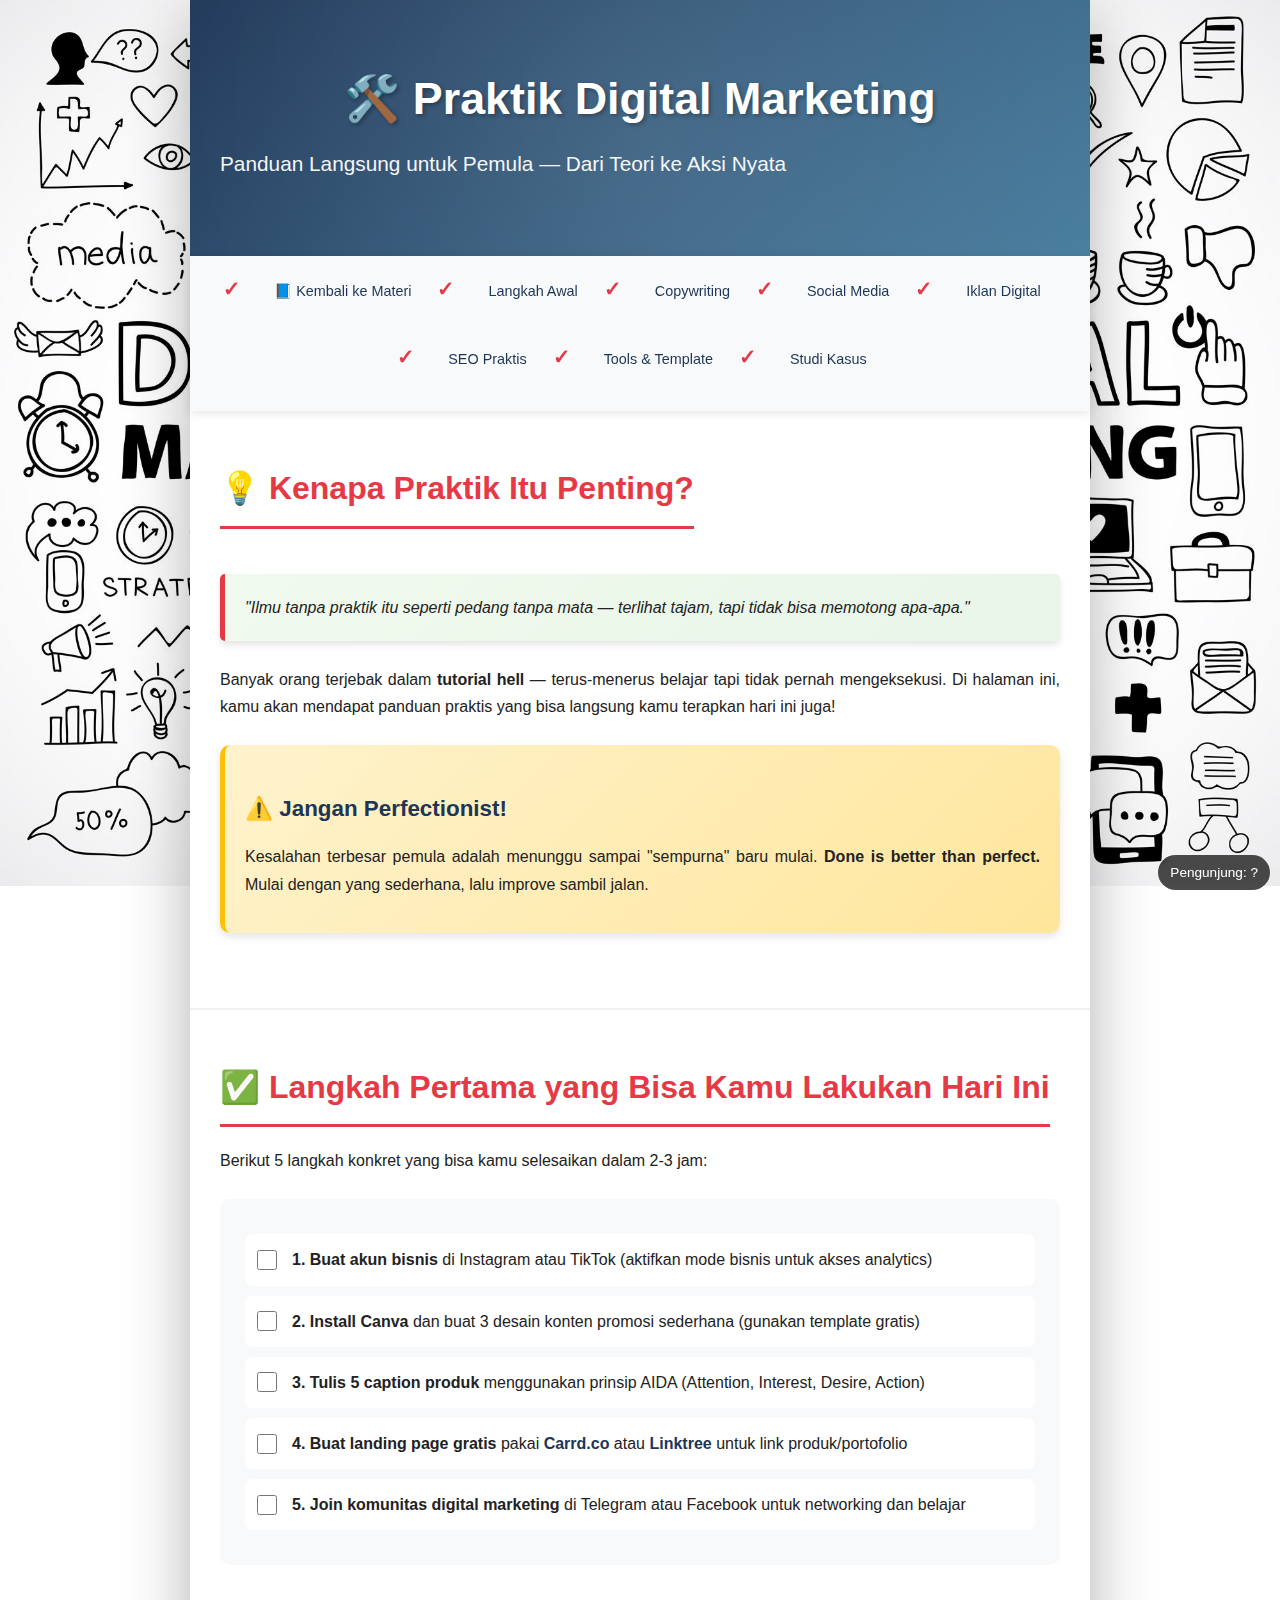
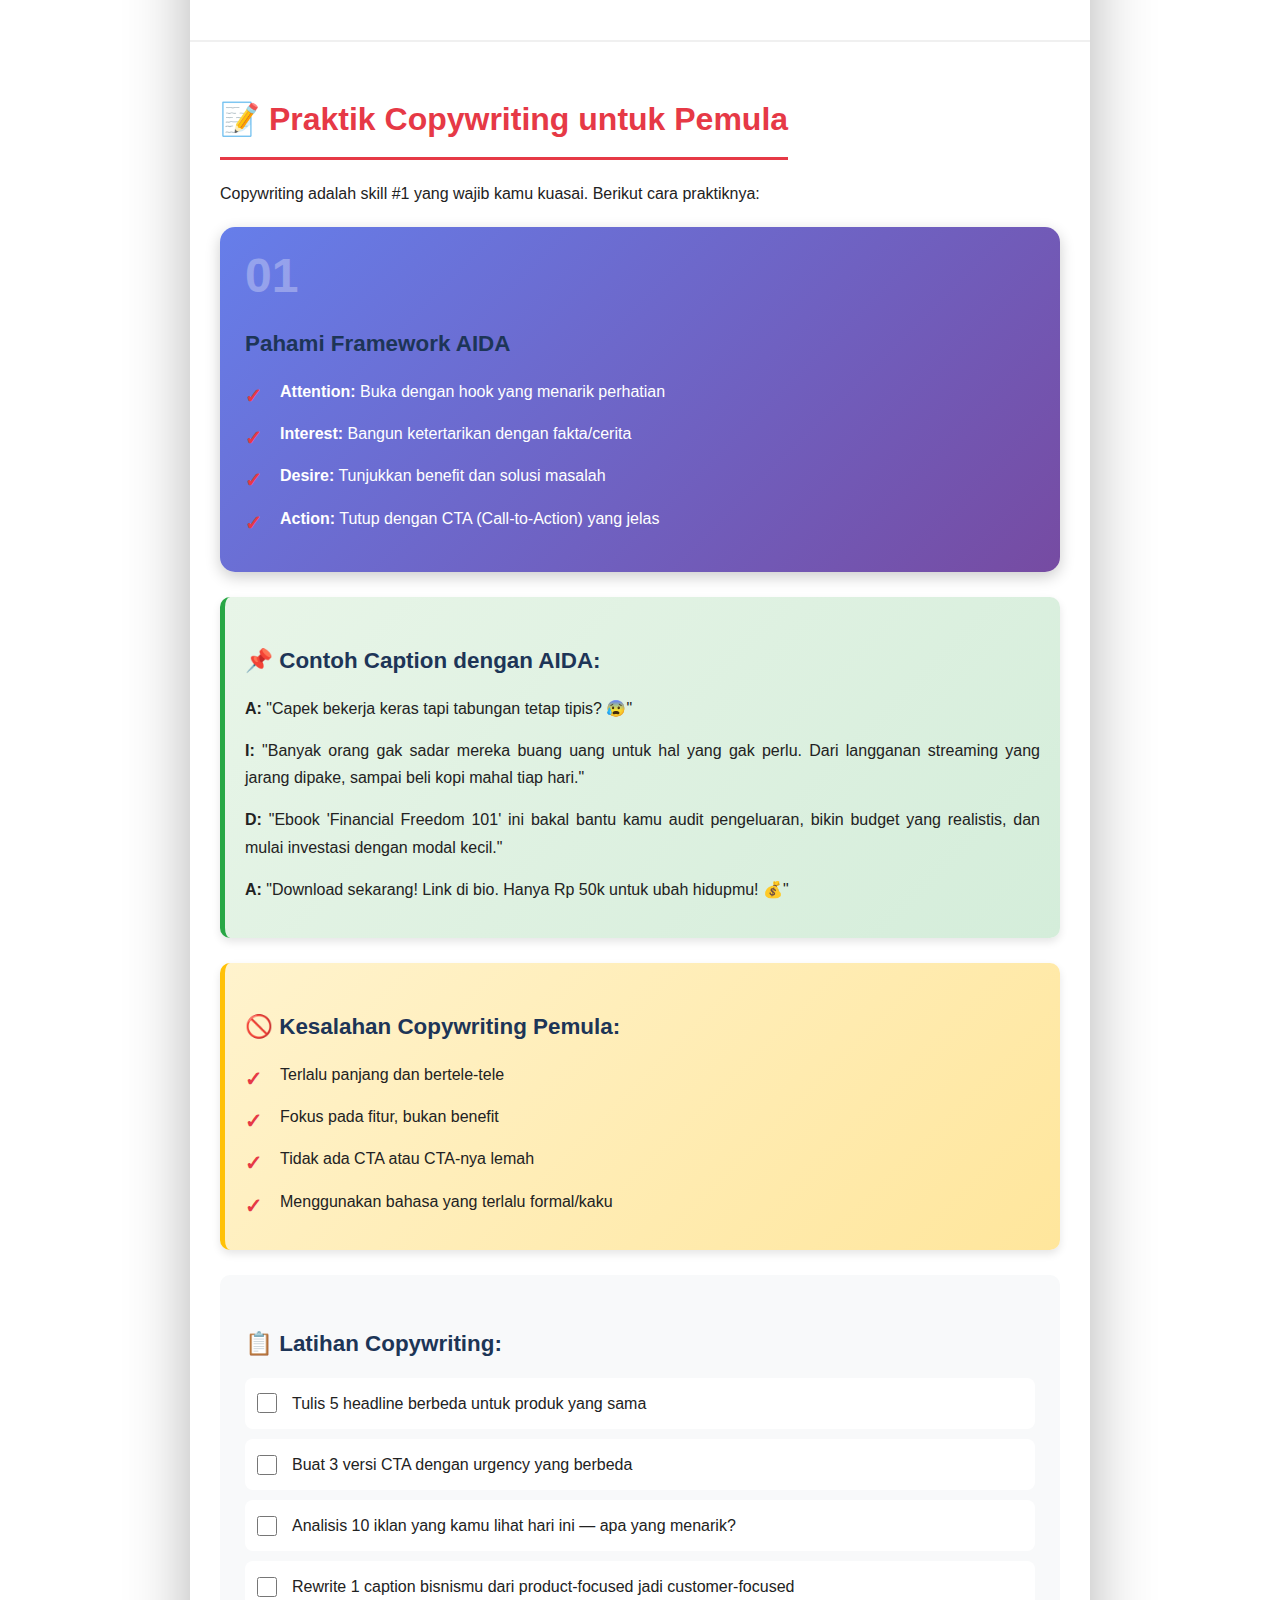
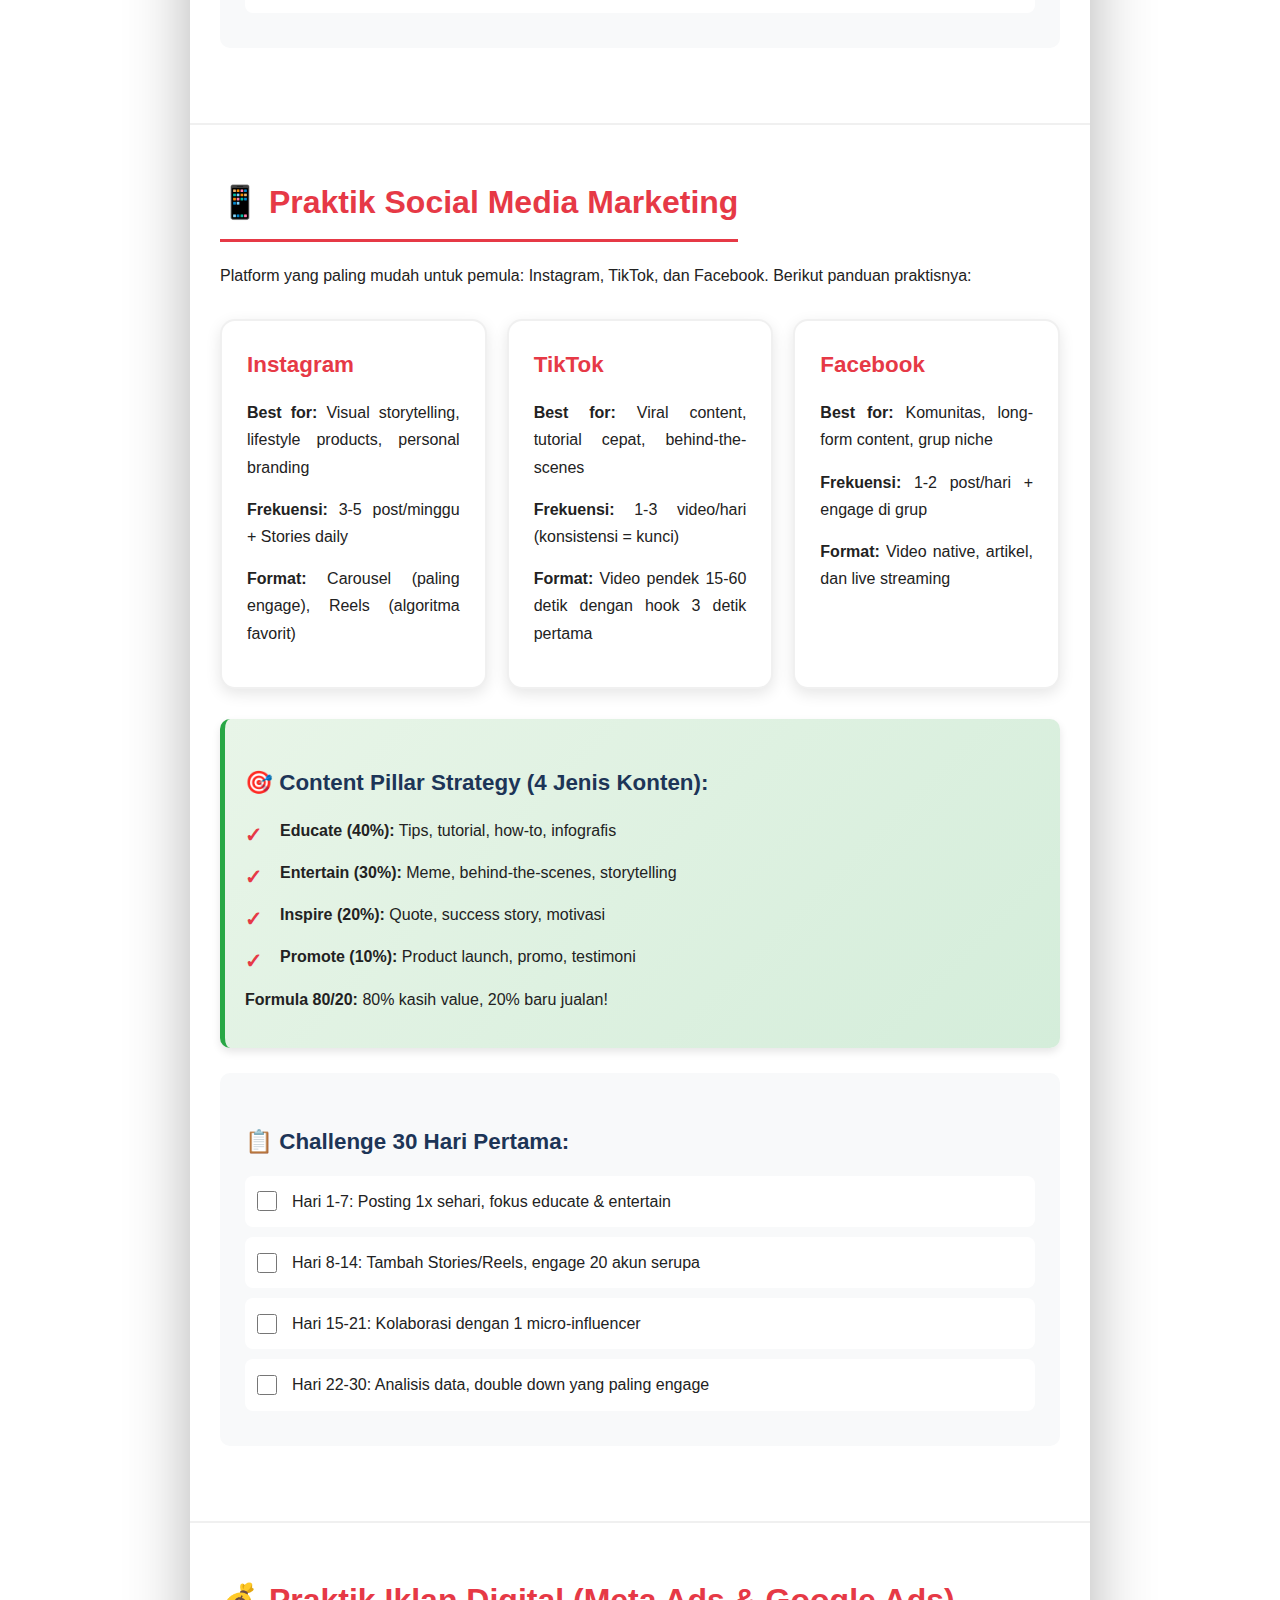
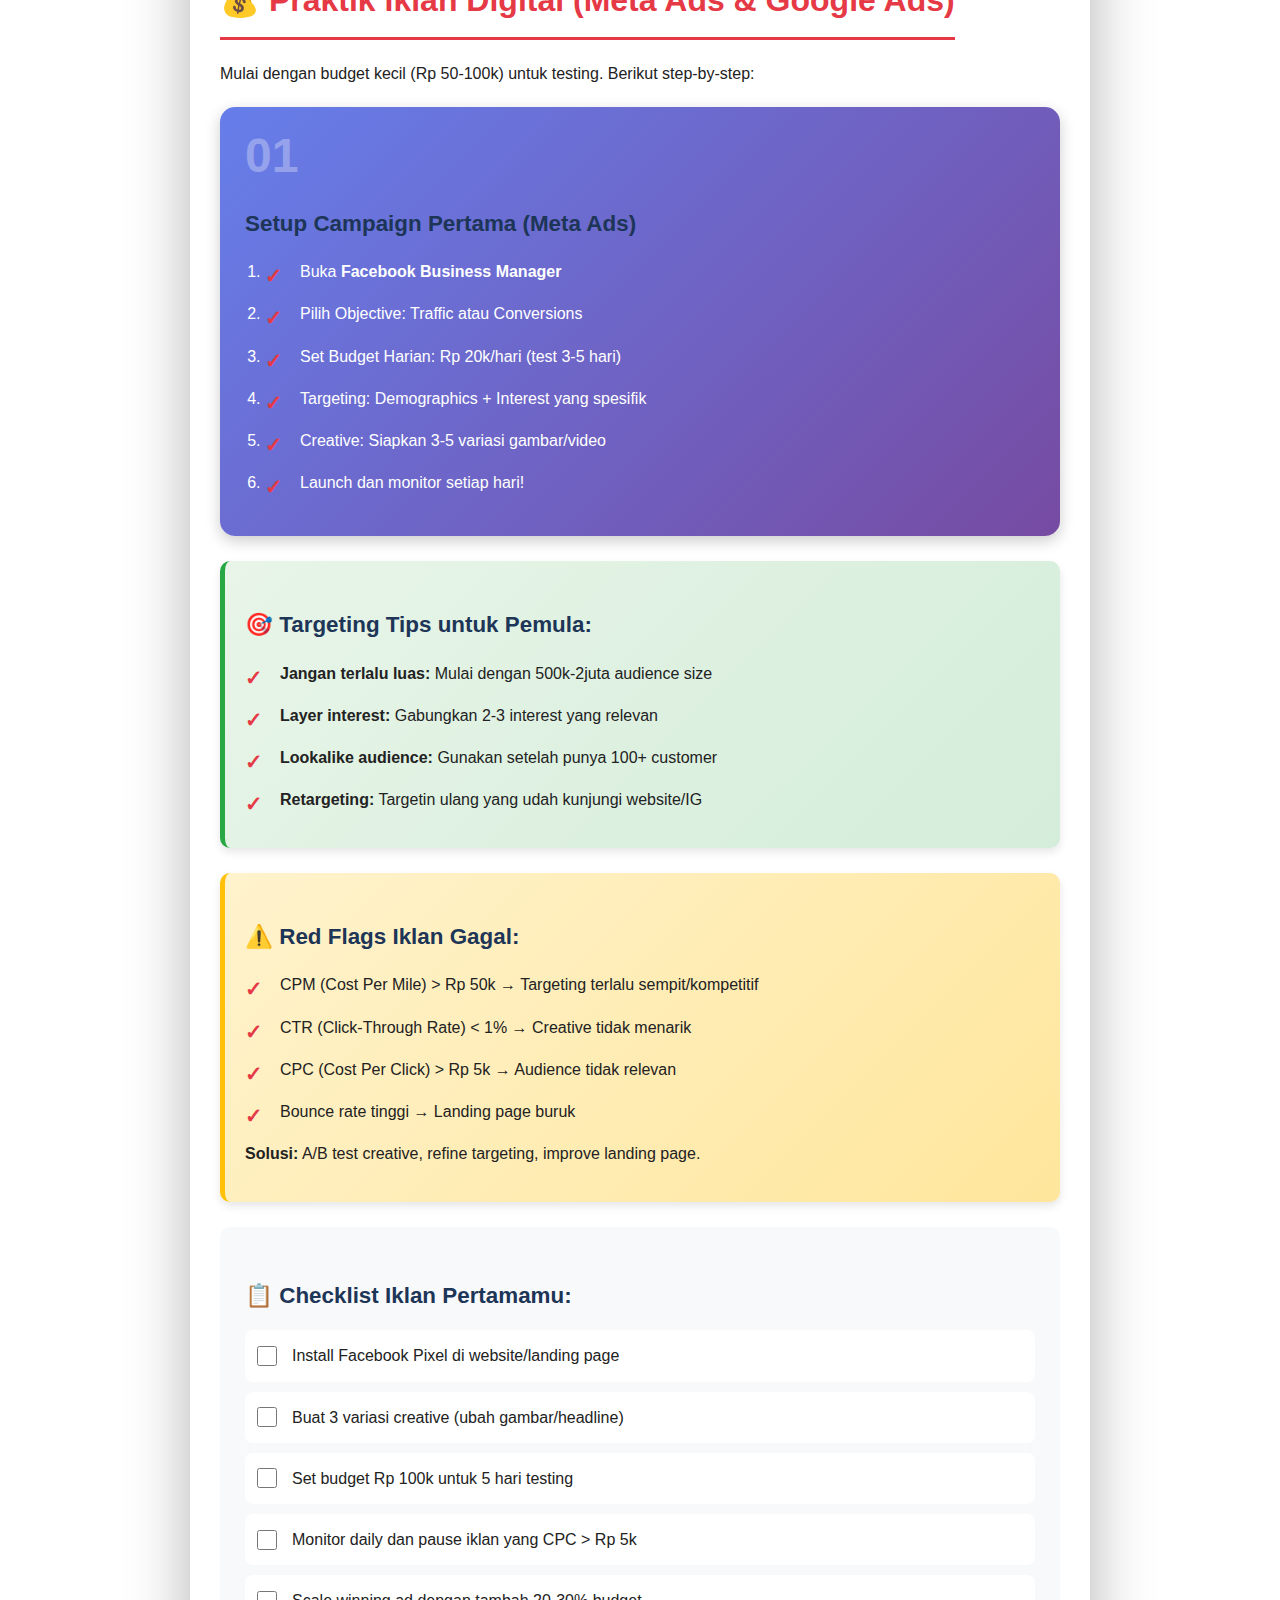
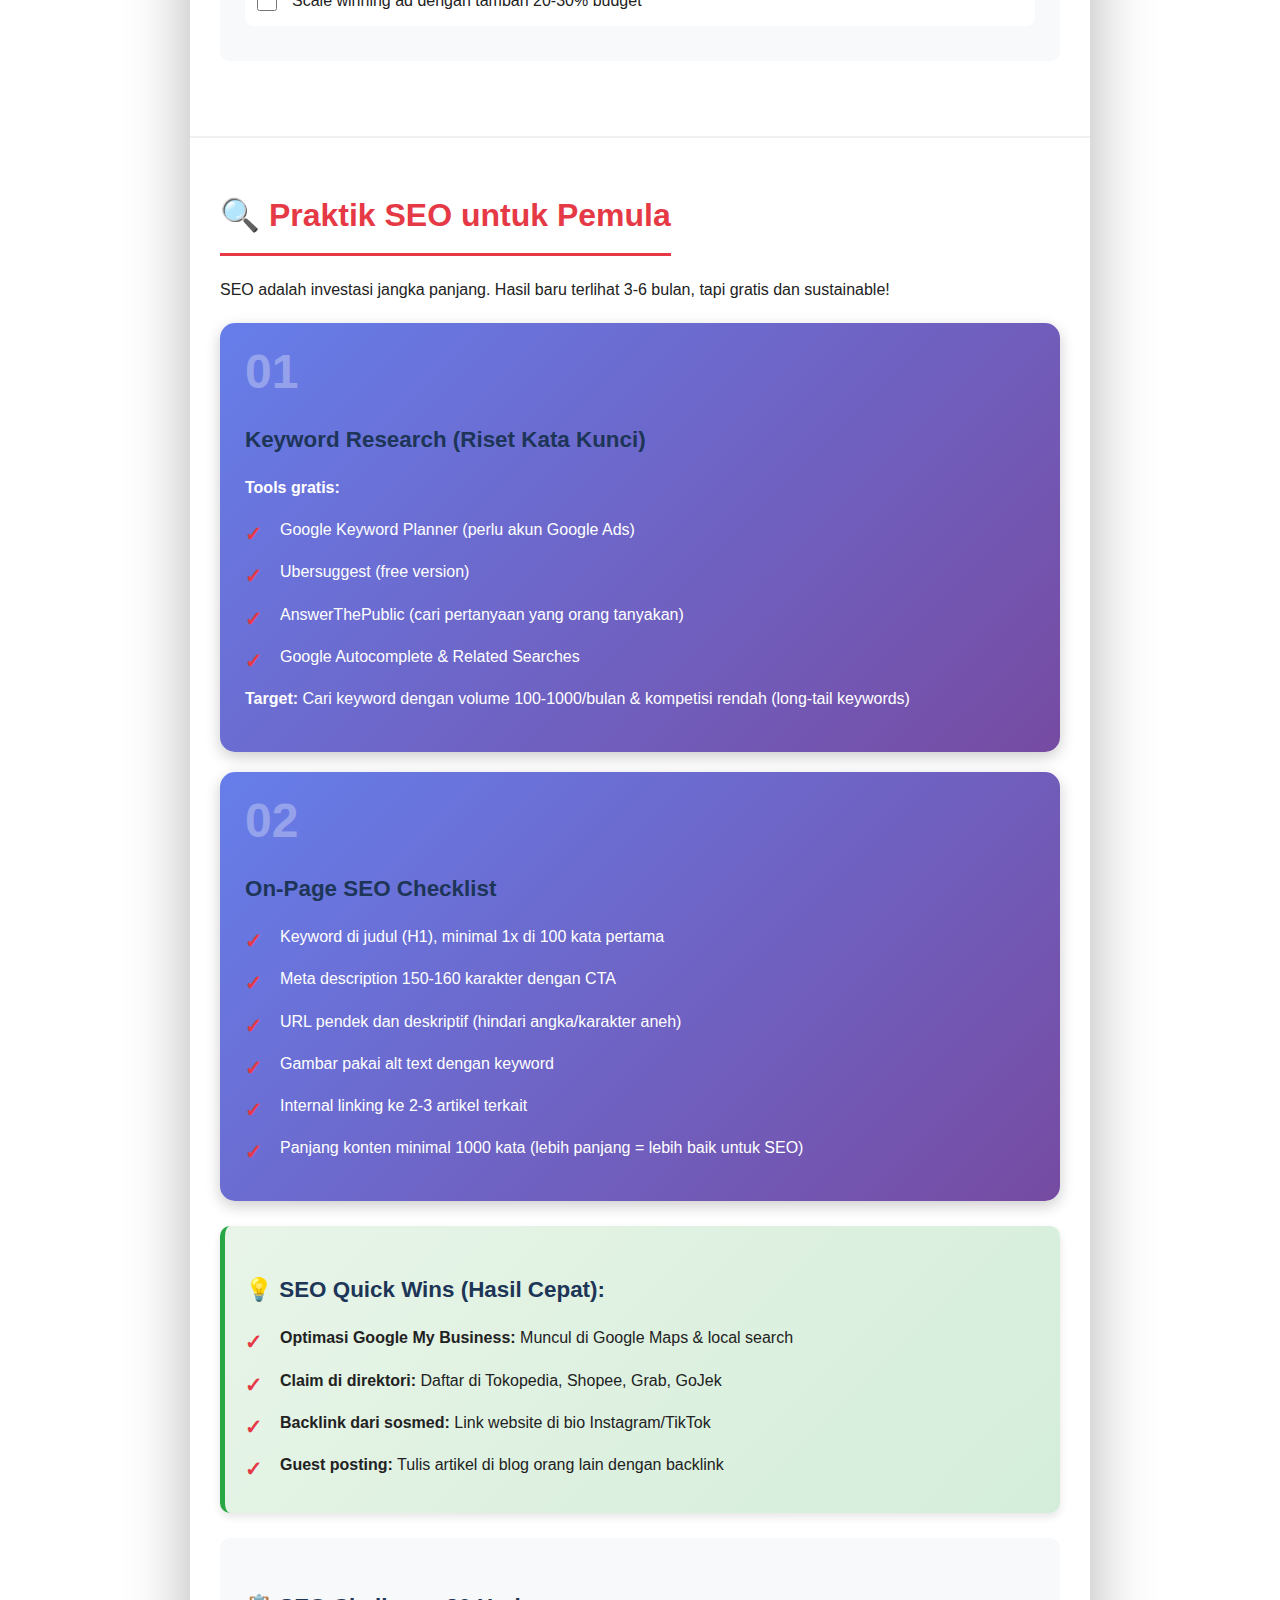
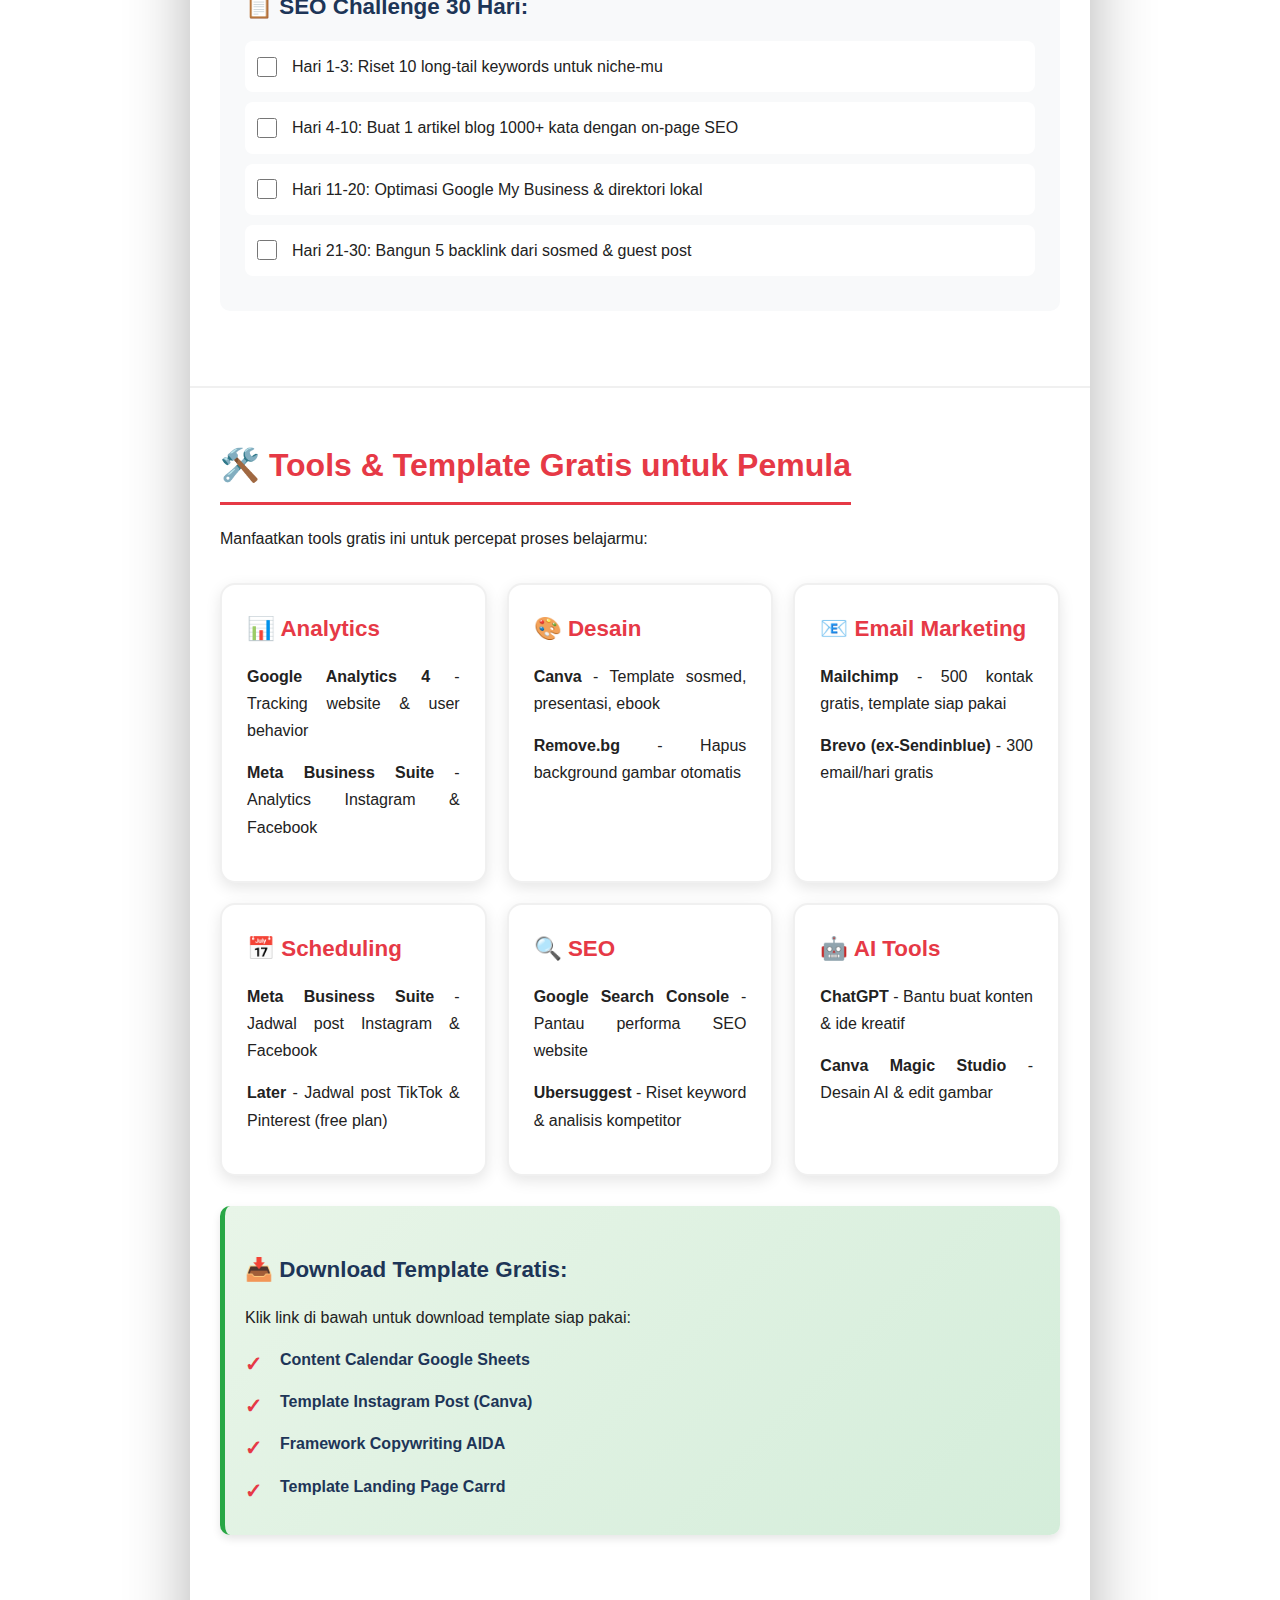
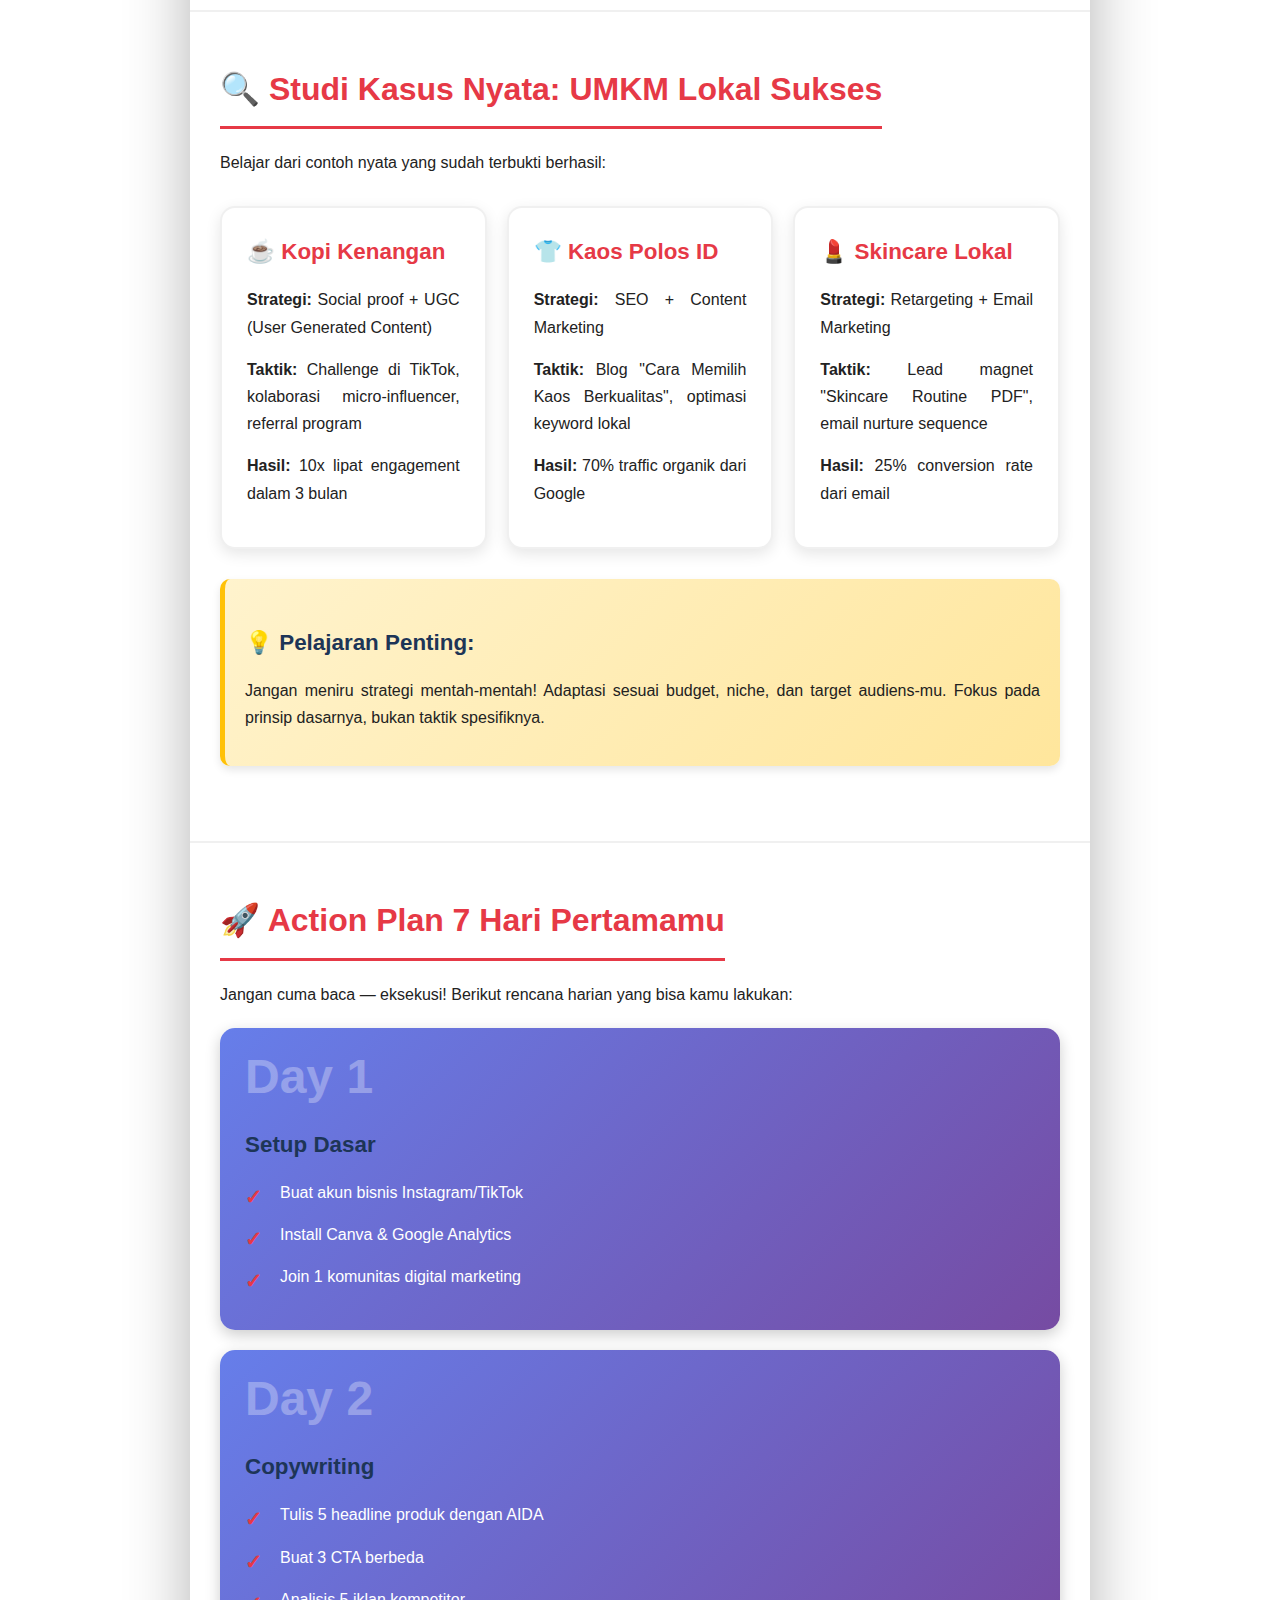
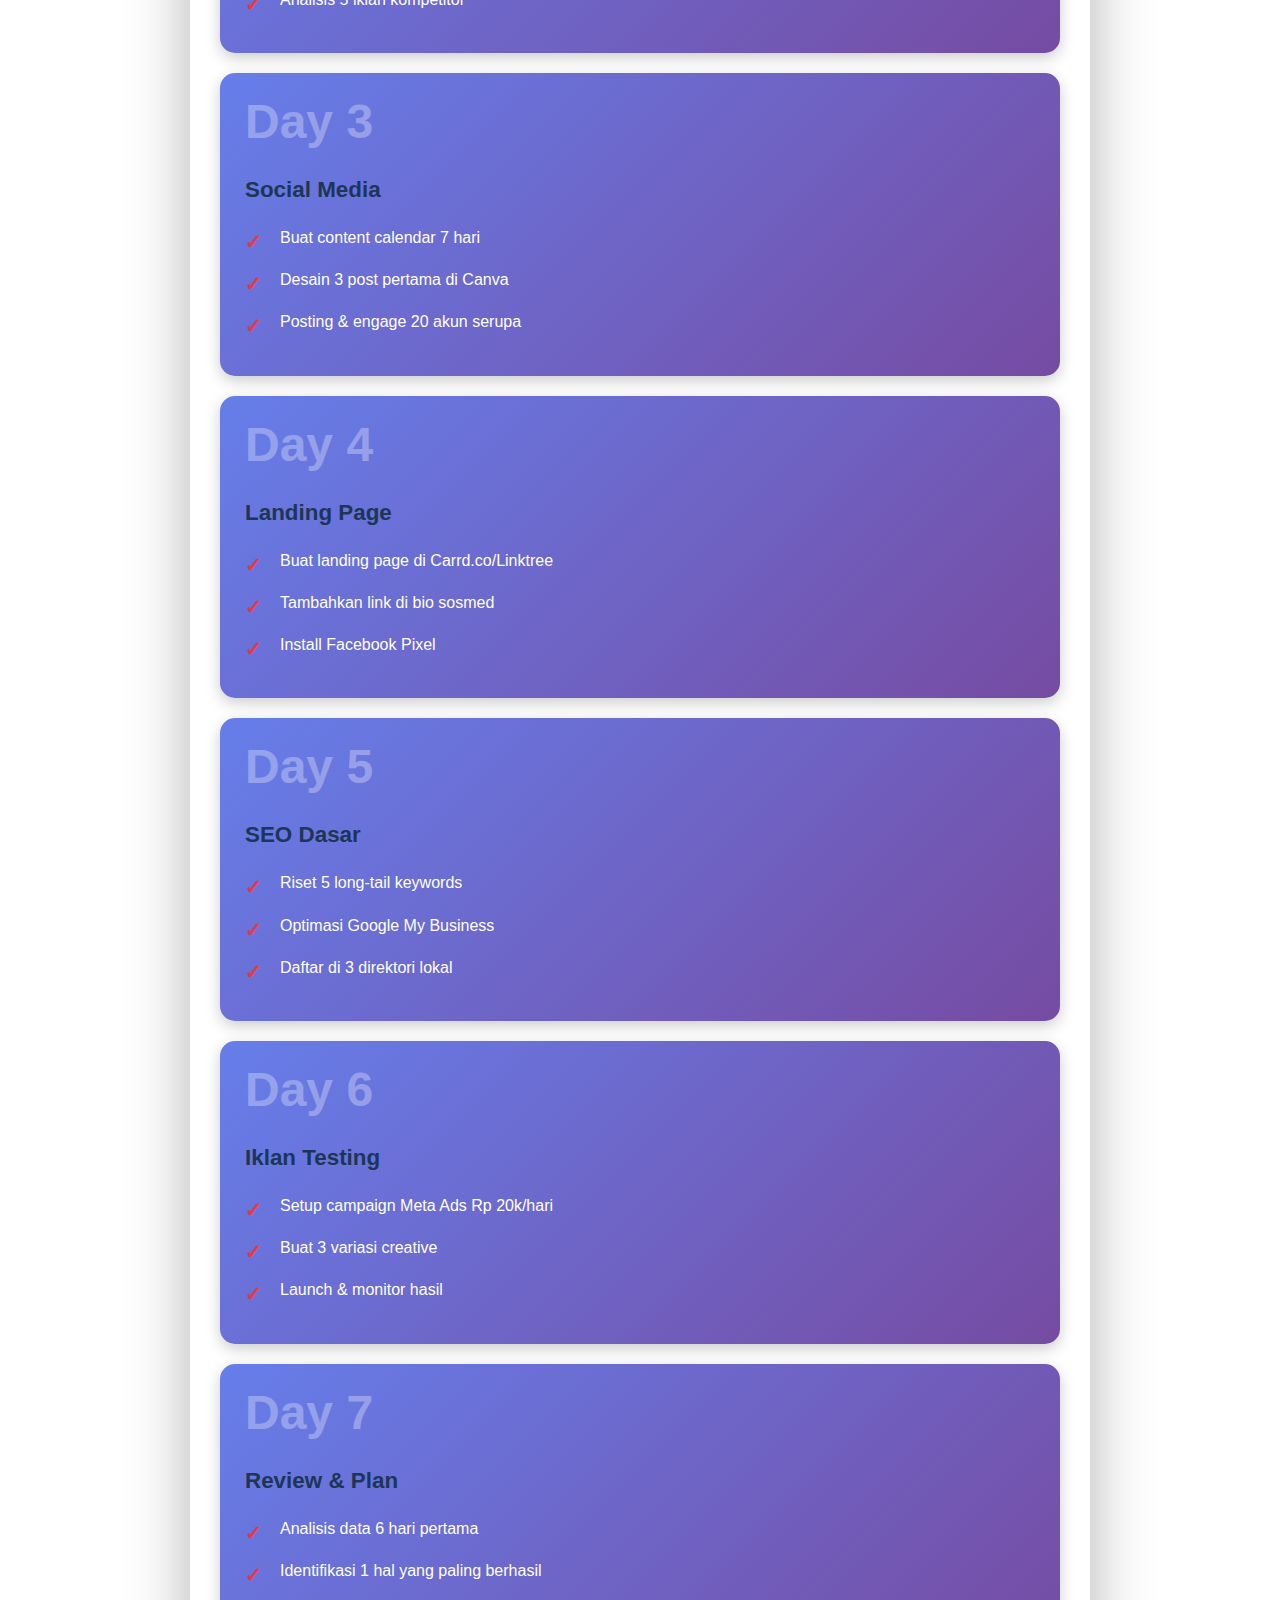
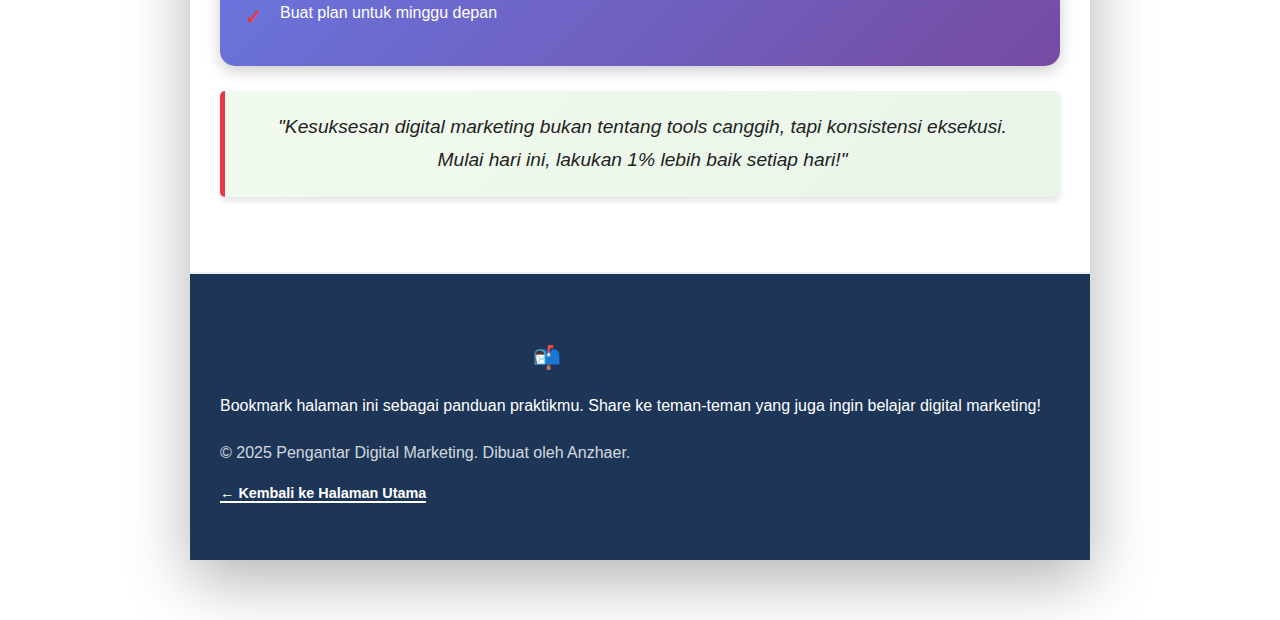
<file: praktik.html>
<!DOCTYPE html>
<html lang="id">
<head>
  <meta charset="UTF-8" />
  <meta name="viewport" content="width=device-width, initial-scale=1.0" />
  <title>Praktik Digital Marketing | Pengantar Digital Marketing</title>
  <link rel="stylesheet" href="praktik.css">
</head>
<body>

<div class="progress-bar" id="progressBar"></div>
<div class="back-to-top" id="backToTop">↑</div>

<div class="container">
  <header>
    <h1>🛠️ Praktik Digital Marketing</h1>
    <p>Panduan Langsung untuk Pemula — Dari Teori ke Aksi Nyata</p>
  </header>

  <nav>
    <button class="nav-toggle" onclick="toggleNav()">📋 Menu Topik</button>
    <ul id="navMenu">
      <li><a href="index.html">📘 Kembali ke Materi</a></li>
      <li><a href="#langkah-awal">Langkah Awal</a></li>
      <li><a href="#copywriting">Copywriting</a></li>
      <li><a href="#sosmed">Social Media</a></li>
      <li><a href="#iklan">Iklan Digital</a></li>
      <li><a href="#seo">SEO Praktis</a></li>
      <li><a href="#tools">Tools & Template</a></li>
      <li><a href="#studi-kasus">Studi Kasus</a></li>
    </ul>
  </nav>

  <section id="intro">
    <h2>💡 Kenapa Praktik Itu Penting?</h2>
    <blockquote>
      "Ilmu tanpa praktik itu seperti pedang tanpa mata — terlihat tajam, tapi tidak bisa memotong apa-apa."
    </blockquote>
    <p>Banyak orang terjebak dalam <strong>tutorial hell</strong> — terus-menerus belajar tapi tidak pernah mengeksekusi. Di halaman ini, kamu akan mendapat panduan praktis yang bisa langsung kamu terapkan hari ini juga!</p>
    
    <div class="warning">
      <h3>⚠️ Jangan Perfectionist!</h3>
      <p>Kesalahan terbesar pemula adalah menunggu sampai "sempurna" baru mulai. <strong>Done is better than perfect.</strong> Mulai dengan yang sederhana, lalu improve sambil jalan.</p>
    </div>
  </section>

  <section id="langkah-awal">
    <h2>✅ Langkah Pertama yang Bisa Kamu Lakukan Hari Ini</h2>
    <p>Berikut 5 langkah konkret yang bisa kamu selesaikan dalam 2-3 jam:</p>
    
    <div class="checklist">
      <div class="checklist-item" onclick="toggleCheck(this)">
        <input type="checkbox" id="task1">
        <label for="task1"><strong>1. Buat akun bisnis</strong> di Instagram atau TikTok (aktifkan mode bisnis untuk akses analytics)</label>
      </div>
      <div class="checklist-item" onclick="toggleCheck(this)">
        <input type="checkbox" id="task2">
        <label for="task2"><strong>2. Install Canva</strong> dan buat 3 desain konten promosi sederhana (gunakan template gratis)</label>
      </div>
      <div class="checklist-item" onclick="toggleCheck(this)">
        <input type="checkbox" id="task3">
        <label for="task3"><strong>3. Tulis 5 caption produk</strong> menggunakan prinsip AIDA (Attention, Interest, Desire, Action)</label>
      </div>
      <div class="checklist-item" onclick="toggleCheck(this)">
        <input type="checkbox" id="task4">
        <label for="task4"><strong>4. Buat landing page gratis</strong> pakai <a href="https://carrd.co  " target="_blank">Carrd.co</a> atau <a href="https://linktr.ee  " target="_blank">Linktree</a> untuk link produk/portofolio</label>
      </div>
      <div class="checklist-item" onclick="toggleCheck(this)">
        <input type="checkbox" id="task5">
        <label for="task5"><strong>5. Join komunitas digital marketing</strong> di Telegram atau Facebook untuk networking dan belajar</label>
      </div>
    </div>
  </section>

  <section id="copywriting">
    <h2>📝 Praktik Copywriting untuk Pemula</h2>
    <p>Copywriting adalah skill #1 yang wajib kamu kuasai. Berikut cara praktiknya:</p>
    
    <div class="step-box">
      <div class="step-number">01</div>
      <h3>Pahami Framework AIDA</h3>
      <ul>
        <li><strong>Attention:</strong> Buka dengan hook yang menarik perhatian</li>
        <li><strong>Interest:</strong> Bangun ketertarikan dengan fakta/cerita</li>
        <li><strong>Desire:</strong> Tunjukkan benefit dan solusi masalah</li>
        <li><strong>Action:</strong> Tutup dengan CTA (Call-to-Action) yang jelas</li>
      </ul>
    </div>

    <div class="tips">
      <h3>📌 Contoh Caption dengan AIDA:</h3>
      <p><strong>A:</strong> "Capek bekerja keras tapi tabungan tetap tipis? 😰"</p>
      <p><strong>I:</strong> "Banyak orang gak sadar mereka buang uang untuk hal yang gak perlu. Dari langganan streaming yang jarang dipake, sampai beli kopi mahal tiap hari."</p>
      <p><strong>D:</strong> "Ebook 'Financial Freedom 101' ini bakal bantu kamu audit pengeluaran, bikin budget yang realistis, dan mulai investasi dengan modal kecil."</p>
      <p><strong>A:</strong> "Download sekarang! Link di bio. Hanya Rp 50k untuk ubah hidupmu! 💰"</p>
    </div>

    <div class="warning">
      <h3>🚫 Kesalahan Copywriting Pemula:</h3>
      <ul>
        <li>Terlalu panjang dan bertele-tele</li>
        <li>Fokus pada fitur, bukan benefit</li>
        <li>Tidak ada CTA atau CTA-nya lemah</li>
        <li>Menggunakan bahasa yang terlalu formal/kaku</li>
      </ul>
    </div>

    <div class="checklist">
      <h3>📋 Latihan Copywriting:</h3>
      <div class="checklist-item" onclick="toggleCheck(this)">
        <input type="checkbox" id="copy1">
        <label for="copy1">Tulis 5 headline berbeda untuk produk yang sama</label>
      </div>
      <div class="checklist-item" onclick="toggleCheck(this)">
        <input type="checkbox" id="copy2">
        <label for="copy2">Buat 3 versi CTA dengan urgency yang berbeda</label>
      </div>
      <div class="checklist-item" onclick="toggleCheck(this)">
        <input type="checkbox" id="copy3">
        <label for="copy3">Analisis 10 iklan yang kamu lihat hari ini — apa yang menarik?</label>
      </div>
      <div class="checklist-item" onclick="toggleCheck(this)">
        <input type="checkbox" id="copy4">
        <label for="copy4">Rewrite 1 caption bisnismu dari product-focused jadi customer-focused</label>
      </div>
    </div>
  </section>

  <section id="sosmed">
    <h2>📱 Praktik Social Media Marketing</h2>
    <p>Platform yang paling mudah untuk pemula: Instagram, TikTok, dan Facebook. Berikut panduan praktisnya:</p>

    <div class="card-container">
      <div class="card">
        <h3>Instagram</h3>
        <p><strong>Best for:</strong> Visual storytelling, lifestyle products, personal branding</p>
        <p><strong>Frekuensi:</strong> 3-5 post/minggu + Stories daily</p>
        <p><strong>Format:</strong> Carousel (paling engage), Reels (algoritma favorit)</p>
      </div>
      <div class="card">
        <h3>TikTok</h3>
        <p><strong>Best for:</strong> Viral content, tutorial cepat, behind-the-scenes</p>
        <p><strong>Frekuensi:</strong> 1-3 video/hari (konsistensi = kunci)</p>
        <p><strong>Format:</strong> Video pendek 15-60 detik dengan hook 3 detik pertama</p>
      </div>
      <div class="card">
        <h3>Facebook</h3>
        <p><strong>Best for:</strong> Komunitas, long-form content, grup niche</p>
        <p><strong>Frekuensi:</strong> 1-2 post/hari + engage di grup</p>
        <p><strong>Format:</strong> Video native, artikel, dan live streaming</p>
      </div>
    </div>

    <div class="tips">
      <h3>🎯 Content Pillar Strategy (4 Jenis Konten):</h3>
      <ul>
        <li><strong>Educate (40%):</strong> Tips, tutorial, how-to, infografis</li>
        <li><strong>Entertain (30%):</strong> Meme, behind-the-scenes, storytelling</li>
        <li><strong>Inspire (20%):</strong> Quote, success story, motivasi</li>
        <li><strong>Promote (10%):</strong> Product launch, promo, testimoni</li>
      </ul>
      <p><strong>Formula 80/20:</strong> 80% kasih value, 20% baru jualan!</p>
    </div>

    <div class="checklist">
      <h3>📋 Challenge 30 Hari Pertama:</h3>
      <div class="checklist-item" onclick="toggleCheck(this)">
        <input type="checkbox" id="sosmed1">
        <label for="sosmed1">Hari 1-7: Posting 1x sehari, fokus educate & entertain</label>
      </div>
      <div class="checklist-item" onclick="toggleCheck(this)">
        <input type="checkbox" id="sosmed2">
        <label for="sosmed2">Hari 8-14: Tambah Stories/Reels, engage 20 akun serupa</label>
      </div>
      <div class="checklist-item" onclick="toggleCheck(this)">
        <input type="checkbox" id="sosmed3">
        <label for="sosmed3">Hari 15-21: Kolaborasi dengan 1 micro-influencer</label>
      </div>
      <div class="checklist-item" onclick="toggleCheck(this)">
        <input type="checkbox" id="sosmed4">
        <label for="sosmed4">Hari 22-30: Analisis data, double down yang paling engage</label>
      </div>
    </div>
  </section>

  <section id="iklan">
    <h2>💰 Praktik Iklan Digital (Meta Ads & Google Ads)</h2>
    <p>Mulai dengan budget kecil (Rp 50-100k) untuk testing. Berikut step-by-step:</p>

    <div class="step-box">
      <div class="step-number">01</div>
      <h3>Setup Campaign Pertama (Meta Ads)</h3>
      <ol style="padding-left: 20px; list-style: decimal;">
        <li>Buka <a href="https://business.facebook.com  " target="_blank" style="color: white;">Facebook Business Manager</a></li>
        <li>Pilih Objective: Traffic atau Conversions</li>
        <li>Set Budget Harian: Rp 20k/hari (test 3-5 hari)</li>
        <li>Targeting: Demographics + Interest yang spesifik</li>
        <li>Creative: Siapkan 3-5 variasi gambar/video</li>
        <li>Launch dan monitor setiap hari!</li>
      </ol>
    </div>

    <div class="tips">
      <h3>🎯 Targeting Tips untuk Pemula:</h3>
      <ul>
        <li><strong>Jangan terlalu luas:</strong> Mulai dengan 500k-2juta audience size</li>
        <li><strong>Layer interest:</strong> Gabungkan 2-3 interest yang relevan</li>
        <li><strong>Lookalike audience:</strong> Gunakan setelah punya 100+ customer</li>
        <li><strong>Retargeting:</strong> Targetin ulang yang udah kunjungi website/IG</li>
      </ul>
    </div>

    <div class="warning">
      <h3>⚠️ Red Flags Iklan Gagal:</h3>
      <ul>
        <li>CPM (Cost Per Mile) > Rp 50k → Targeting terlalu sempit/kompetitif</li>
        <li>CTR (Click-Through Rate) < 1% → Creative tidak menarik</li>
        <li>CPC (Cost Per Click) > Rp 5k → Audience tidak relevan</li>
        <li>Bounce rate tinggi → Landing page buruk</li>
      </ul>
      <p><strong>Solusi:</strong> A/B test creative, refine targeting, improve landing page.</p>
    </div>

    <div class="checklist">
      <h3>📋 Checklist Iklan Pertamamu:</h3>
      <div class="checklist-item" onclick="toggleCheck(this)">
        <input type="checkbox" id="ads1">
        <label for="ads1">Install Facebook Pixel di website/landing page</label>
      </div>
      <div class="checklist-item" onclick="toggleCheck(this)">
        <input type="checkbox" id="ads2">
        <label for="ads2">Buat 3 variasi creative (ubah gambar/headline)</label>
      </div>
      <div class="checklist-item" onclick="toggleCheck(this)">
        <input type="checkbox" id="ads3">
        <label for="ads3">Set budget Rp 100k untuk 5 hari testing</label>
      </div>
      <div class="checklist-item" onclick="toggleCheck(this)">
        <input type="checkbox" id="ads4">
        <label for="ads4">Monitor daily dan pause iklan yang CPC > Rp 5k</label>
      </div>
      <div class="checklist-item" onclick="toggleCheck(this)">
        <input type="checkbox" id="ads5">
        <label for="ads5">Scale winning ad dengan tambah 20-30% budget</label>
      </div>
    </div>
  </section>

  <section id="seo">
    <h2>🔍 Praktik SEO untuk Pemula</h2>
    <p>SEO adalah investasi jangka panjang. Hasil baru terlihat 3-6 bulan, tapi gratis dan sustainable!</p>

    <div class="step-box">
      <div class="step-number">01</div>
      <h3>Keyword Research (Riset Kata Kunci)</h3>
      <p><strong>Tools gratis:</strong></p>
      <ul>
        <li>Google Keyword Planner (perlu akun Google Ads)</li>
        <li>Ubersuggest (free version)</li>
        <li>AnswerThePublic (cari pertanyaan yang orang tanyakan)</li>
        <li>Google Autocomplete & Related Searches</li>
      </ul>
      <p><strong>Target:</strong> Cari keyword dengan volume 100-1000/bulan & kompetisi rendah (long-tail keywords)</p>
    </div>

    <div class="step-box">
      <div class="step-number">02</div>
      <h3>On-Page SEO Checklist</h3>
      <ul>
        <li>Keyword di judul (H1), minimal 1x di 100 kata pertama</li>
        <li>Meta description 150-160 karakter dengan CTA</li>
        <li>URL pendek dan deskriptif (hindari angka/karakter aneh)</li>
        <li>Gambar pakai alt text dengan keyword</li>
        <li>Internal linking ke 2-3 artikel terkait</li>
        <li>Panjang konten minimal 1000 kata (lebih panjang = lebih baik untuk SEO)</li>
      </ul>
    </div>

    <div class="tips">
      <h3>💡 SEO Quick Wins (Hasil Cepat):</h3>
      <ul>
        <li><strong>Optimasi Google My Business:</strong> Muncul di Google Maps & local search</li>
        <li><strong>Claim di direktori:</strong> Daftar di Tokopedia, Shopee, Grab, GoJek</li>
        <li><strong>Backlink dari sosmed:</strong> Link website di bio Instagram/TikTok</li>
        <li><strong>Guest posting:</strong> Tulis artikel di blog orang lain dengan backlink</li>
      </ul>
    </div>

    <div class="checklist">
      <h3>📋 SEO Challenge 30 Hari:</h3>
      <div class="checklist-item" onclick="toggleCheck(this)">
        <input type="checkbox" id="seo1">
        <label for="seo1">Hari 1-3: Riset 10 long-tail keywords untuk niche-mu</label>
      </div>
      <div class="checklist-item" onclick="toggleCheck(this)">
        <input type="checkbox" id="seo2">
        <label for="seo2">Hari 4-10: Buat 1 artikel blog 1000+ kata dengan on-page SEO</label>
      </div>
      <div class="checklist-item" onclick="toggleCheck(this)">
        <input type="checkbox" id="seo3">
        <label for="seo3">Hari 11-20: Optimasi Google My Business & direktori lokal</label>
      </div>
      <div class="checklist-item" onclick="toggleCheck(this)">
        <input type="checkbox" id="seo4">
        <label for="seo4">Hari 21-30: Bangun 5 backlink dari sosmed & guest post</label>
      </div>
    </div>
  </section>

  <section id="tools">
    <h2>🛠️ Tools & Template Gratis untuk Pemula</h2>
    <p>Manfaatkan tools gratis ini untuk percepat proses belajarmu:</p>

    <div class="card-container">
      <div class="card">
        <h3>📊 Analytics</h3>
        <p><strong>Google Analytics 4</strong> - Tracking website & user behavior</p>
        <p><strong>Meta Business Suite</strong> - Analytics Instagram & Facebook</p>
      </div>
      <div class="card">
        <h3>🎨 Desain</h3>
        <p><strong>Canva</strong> - Template sosmed, presentasi, ebook</p>
        <p><strong>Remove.bg</strong> - Hapus background gambar otomatis</p>
      </div>
      <div class="card">
        <h3>📧 Email Marketing</h3>
        <p><strong>Mailchimp</strong> - 500 kontak gratis, template siap pakai</p>
        <p><strong>Brevo (ex-Sendinblue)</strong> - 300 email/hari gratis</p>
      </div>
      <div class="card">
        <h3>📅 Scheduling</h3>
        <p><strong>Meta Business Suite</strong> - Jadwal post Instagram & Facebook</p>
        <p><strong>Later</strong> - Jadwal post TikTok & Pinterest (free plan)</p>
      </div>
      <div class="card">
        <h3>🔍 SEO</h3>
        <p><strong>Google Search Console</strong> - Pantau performa SEO website</p>
        <p><strong>Ubersuggest</strong> - Riset keyword & analisis kompetitor</p>
      </div>
      <div class="card">
        <h3>🤖 AI Tools</h3>
        <p><strong>ChatGPT</strong> - Bantu buat konten & ide kreatif</p>
        <p><strong>Canva Magic Studio</strong> - Desain AI & edit gambar</p>
      </div>
    </div>

    <div class="tips">
      <h3>📥 Download Template Gratis:</h3>
      <p>Klik link di bawah untuk download template siap pakai:</p>
      <ul>
        <li><a href="https://docs.google.com/spreadsheets/d/1xYz...  " target="_blank">Content Calendar Google Sheets</a></li>
        <li><a href="https://www.canva.com/templates/EAF...  " target="_blank">Template Instagram Post (Canva)</a></li>
        <li><a href="https://docs.google.com/document/d/1abc...  " target="_blank">Framework Copywriting AIDA</a></li>
        <li><a href="https://carrd.co/templates  " target="_blank">Template Landing Page Carrd</a></li>
      </ul>
    </div>
  </section>

  <section id="studi-kasus">
    <h2>🔍 Studi Kasus Nyata: UMKM Lokal Sukses</h2>
    <p>Belajar dari contoh nyata yang sudah terbukti berhasil:</p>

    <div class="card-container">
      <div class="card">
        <h3>☕ Kopi Kenangan</h3>
        <p><strong>Strategi:</strong> Social proof + UGC (User Generated Content)</p>
        <p><strong>Taktik:</strong> Challenge di TikTok, kolaborasi micro-influencer, referral program</p>
        <p><strong>Hasil:</strong> 10x lipat engagement dalam 3 bulan</p>
      </div>
      <div class="card">
        <h3>👕 Kaos Polos ID</h3>
        <p><strong>Strategi:</strong> SEO + Content Marketing</p>
        <p><strong>Taktik:</strong> Blog "Cara Memilih Kaos Berkualitas", optimasi keyword lokal</p>
        <p><strong>Hasil:</strong> 70% traffic organik dari Google</p>
      </div>
      <div class="card">
        <h3>💄 Skincare Lokal</h3>
        <p><strong>Strategi:</strong> Retargeting + Email Marketing</p>
        <p><strong>Taktik:</strong> Lead magnet "Skincare Routine PDF", email nurture sequence</p>
        <p><strong>Hasil:</strong> 25% conversion rate dari email</p>
      </div>
    </div>

    <div class="warning">
      <h3>💡 Pelajaran Penting:</h3>
      <p>Jangan meniru strategi mentah-mentah! Adaptasi sesuai budget, niche, dan target audiens-mu. Fokus pada prinsip dasarnya, bukan taktik spesifiknya.</p>
    </div>
  </section>

  <section id="action-plan">
    <h2>🚀 Action Plan 7 Hari Pertamamu</h2>
    <p>Jangan cuma baca — eksekusi! Berikut rencana harian yang bisa kamu lakukan:</p>

    <div class="step-box">
      <div class="step-number">Day 1</div>
      <h3>Setup Dasar</h3>
      <ul>
        <li>Buat akun bisnis Instagram/TikTok</li>
        <li>Install Canva & Google Analytics</li>
        <li>Join 1 komunitas digital marketing</li>
      </ul>
    </div>

    <div class="step-box">
      <div class="step-number">Day 2</div>
      <h3>Copywriting</h3>
      <ul>
        <li>Tulis 5 headline produk dengan AIDA</li>
        <li>Buat 3 CTA berbeda</li>
        <li>Analisis 5 iklan kompetitor</li>
      </ul>
    </div>

    <div class="step-box">
      <div class="step-number">Day 3</div>
      <h3>Social Media</h3>
      <ul>
        <li>Buat content calendar 7 hari</li>
        <li>Desain 3 post pertama di Canva</li>
        <li>Posting & engage 20 akun serupa</li>
      </ul>
    </div>

    <div class="step-box">
      <div class="step-number">Day 4</div>
      <h3>Landing Page</h3>
      <ul>
        <li>Buat landing page di Carrd.co/Linktree</li>
        <li>Tambahkan link di bio sosmed</li>
        <li>Install Facebook Pixel</li>
      </ul>
    </div>

    <div class="step-box">
      <div class="step-number">Day 5</div>
      <h3>SEO Dasar</h3>
      <ul>
        <li>Riset 5 long-tail keywords</li>
        <li>Optimasi Google My Business</li>
        <li>Daftar di 3 direktori lokal</li>
      </ul>
    </div>

    <div class="step-box">
      <div class="step-number">Day 6</div>
      <h3>Iklan Testing</h3>
      <ul>
        <li>Setup campaign Meta Ads Rp 20k/hari</li>
        <li>Buat 3 variasi creative</li>
        <li>Launch & monitor hasil</li>
      </ul>
    </div>

    <div class="step-box">
      <div class="step-number">Day 7</div>
      <h3>Review & Plan</h3>
      <ul>
        <li>Analisis data 6 hari pertama</li>
        <li>Identifikasi 1 hal yang paling berhasil</li>
        <li>Buat plan untuk minggu depan</li>
      </ul>
    </div>

    <blockquote style="text-align: center; font-size: 1.2em;">
      "Kesuksesan digital marketing bukan tentang tools canggih, tapi konsistensi eksekusi.<br>
      Mulai hari ini, lakukan 1% lebih baik setiap hari!"
    </blockquote>
  </section>

  <footer>
    <h3>📬 Tetap Terhubung</h3>
    <p>Bookmark halaman ini sebagai panduan praktikmu. Share ke teman-teman yang juga ingin belajar digital marketing!</p>
    <p style="margin-top: 20px; opacity: 0.8;">&copy; 2025 Pengantar Digital Marketing. Dibuat oleh Anzhaer.</p>
    <p style="margin-top: 10px; font-size: 0.9em;">
      <a href="index.html" style="color: white;">← Kembali ke Halaman Utama</a>
    </p>
  </footer>
</div>

<script src="praktik.js"></script>

<!-- Visitor Counter -->
<div id="visitor-counter" style="
  position: fixed;
  bottom: 10px;
  right: 10px;
  background: rgba(0,0,0,0.7);
  color: white;
  padding: 6px 12px;
  border-radius: 20px;
  font-size: 0.85em;
  z-index: 9999;
  backdrop-filter: blur(4px);
">
  Pengunjung: <span id="count">0</span>
</div>

<script>
  fetch('https://api.countapi.xyz/hit/anzar-g/praktik  ')
    .then(response => response.json())
    .then(data => {
      document.getElementById('count').innerText = data.value.toLocaleString();
    })
    .catch(() => {
      document.getElementById('count').innerText = '?';
    });
</script>

</body>
</html>
</file>
<file: praktik.css>
* {
  margin: 0;
  padding: 0;
  box-sizing: border-box;
}

body {
  font-family: 'Segoe UI', Tahoma, Geneva, Verdana, sans-serif;
  color: #222;
  line-height: 1.7;
  padding-bottom: 60px;
  margin: 0;
  background: 
    url('bg.jpg') left top no-repeat,
    url('bg.jpg') right top no-repeat;
  background-size: 50% auto;
  background-attachment: fixed;
}

.container {
  max-width: 900px;
  margin: 0 auto;
  background: #fff;
  box-shadow: 0 20px 60px rgba(0,0,0,0.3);
}

header {
  background: linear-gradient(135deg, #1d3557, #457b9d);
  color: white;
  padding: 60px 30px;
  text-align: center;
  position: relative;
  overflow: hidden;
}

header::before {
  content: '';
  position: absolute;
  top: -50%;
  right: -50%;
  width: 200%;
  height: 200%;
  background: radial-gradient(circle, rgba(255,255,255,0.1) 0%, transparent 70%);
  animation: pulse 15s infinite;
}

@keyframes pulse {
  0%, 100% { transform: scale(1); }
  50% { transform: scale(1.1); }
}

header h1 {
  font-size: 2.8em;
  margin-bottom: 10px;
  position: relative;
  z-index: 1;
  text-shadow: 2px 2px 4px rgba(0,0,0,0.3);
}

header p {
  font-size: 1.3em;
  position: relative;
  z-index: 1;
  opacity: 0.95;
}

.progress-bar {
  position: fixed;
  top: 0;
  left: 0;
  width: 0%;
  height: 4px;
  background: linear-gradient(90deg, #e63946, #f77f00);
  z-index: 9999;
  transition: width 0.3s ease;
}

nav {
  background: #f8f9fa;
  padding: 15px 20px;
  position: sticky;
  top: 0;
  z-index: 100;
  box-shadow: 0 2px 10px rgba(0,0,0,0.1);
}

.nav-toggle {
  display: none;
  background: #1d3557;
  color: white;
  border: none;
  padding: 10px 20px;
  border-radius: 8px;
  cursor: pointer;
  font-size: 1em;
  font-weight: 600;
  width: 100%;
  text-align: left;
  position: relative;
}

.nav-toggle::after {
  content: '▼';
  position: absolute;
  right: 20px;
  transition: transform 0.3s;
}

.nav-toggle.active::after {
  transform: rotate(180deg);
}

nav ul {
  list-style: none;
  display: flex;
  flex-wrap: wrap;
  justify-content: center;
  gap: 10px;
}

nav a {
  color: #1d3557;
  text-decoration: none;
  padding: 8px 16px;
  border-radius: 20px;
  transition: all 0.3s;
  font-weight: 500;
  font-size: 0.9em;
  display: block;
}

nav a:hover, nav a.active {
  background: #1d3557;
  color: white;
  transform: translateY(-2px);
}

section {
  padding: 50px 30px;
  border-bottom: 2px solid #f0f0f0;
  animation: fadeIn 0.6s ease-in;
}

@keyframes fadeIn {
  from { opacity: 0; transform: translateY(20px); }
  to { opacity: 1; transform: translateY(0); }
}

h2 {
  color: #e63946;
  font-size: 2em;
  margin-bottom: 20px;
  padding-bottom: 10px;
  border-bottom: 3px solid #e63946;
  display: inline-block;
}

h3 {
  color: #1d3557;
  font-size: 1.4em;
  margin: 25px 0 15px 0;
}

p {
  margin-bottom: 15px;
  text-align: justify;
}

ul {
  padding-left: 0;
  list-style: none;
}

li {
  margin-bottom: 15px;
  padding-left: 35px;
  position: relative;
}

li::before {
  content: '✓';
  position: absolute;
  left: 0;
  color: #e63946;
  font-weight: bold;
  font-size: 1.3em;
}

.emoji {
  font-size: 1.3em;
  margin-right: 8px;
}

a {
  color: #1d3557;
  text-decoration: none;
  font-weight: 600;
  border-bottom: 2px solid transparent;
  transition: all 0.3s;
}

a:hover {
  border-bottom: 2px solid #e63946;
  color: #e63946;
}

blockquote {
  background: linear-gradient(135deg, #f1faee 0%, #e8f5e8 100%);
  padding: 20px;
  border-left: 5px solid #e63946;
  margin: 25px 0;
  font-style: italic;
  border-radius: 5px;
  box-shadow: 0 4px 6px rgba(0,0,0,0.1);
}

.tips {
  background: linear-gradient(135deg, #e8f5e8 0%, #d4edda 100%);
  padding: 20px;
  border-radius: 10px;
  margin: 25px 0;
  border-left: 5px solid #28a745;
  box-shadow: 0 4px 8px rgba(0,0,0,0.1);
}

.warning {
  background: linear-gradient(135deg, #fff3cd 0%, #ffe69c 100%);
  padding: 20px;
  border-radius: 10px;
  margin: 25px 0;
  border-left: 5px solid #ffc107;
  box-shadow: 0 4px 8px rgba(0,0,0,0.1);
}

.card-container {
  display: grid;
  grid-template-columns: repeat(auto-fit, minmax(250px, 1fr));
  gap: 20px;
  margin: 30px 0;
}

.card {
  background: white;
  padding: 25px;
  border-radius: 15px;
  box-shadow: 0 5px 15px rgba(0,0,0,0.1);
  transition: all 0.3s;
  border: 2px solid #f0f0f0;
}

.card:hover {
  transform: translateY(-10px);
  box-shadow: 0 15px 30px rgba(0,0,0,0.2);
  border-color: #e63946;
}

.card h3 {
  margin-top: 0;
  color: #e63946;
}

.step-box {
  background: linear-gradient(135deg, #667eea 0%, #764ba2 100%);
  color: white;
  padding: 25px;
  border-radius: 15px;
  margin: 20px 0;
  box-shadow: 0 5px 15px rgba(0,0,0,0.2);
}

.step-number {
  font-size: 3em;
  font-weight: bold;
  opacity: 0.3;
  line-height: 1;
}

button, .btn {
  background: linear-gradient(135deg, #e63946, #f77f00);
  color: white;
  border: none;
  padding: 12px 30px;
  border-radius: 25px;
  cursor: pointer;
  font-size: 1em;
  font-weight: 600;
  transition: all 0.3s;
  box-shadow: 0 4px 10px rgba(230, 57, 70, 0.3);
  display: inline-block;
  text-decoration: none;
}

button:hover, .btn:hover {
  transform: translateY(-2px);
  box-shadow: 0 6px 15px rgba(230, 57, 70, 0.4);
  border-bottom: none;
}

.checklist {
  background: #f8f9fa;
  padding: 25px;
  border-radius: 10px;
  margin: 25px 0;
}

.checklist-item {
  padding: 12px;
  margin: 10px 0;
  background: white;
  border-radius: 8px;
  display: flex;
  align-items: center;
  cursor: pointer;
  transition: all 0.3s;
}

.checklist-item:hover {
  background: #e9ecef;
}

.checklist-item input[type="checkbox"] {
  width: 20px;
  height: 20px;
  margin-right: 15px;
  cursor: pointer;
}

.checklist-item.completed {
  opacity: 0.6;
  text-decoration: line-through;
}

footer {
  background: #1d3557;
  color: white;
  text-align: center;
  padding: 40px 30px;
  margin-top: 0;
}

footer a {
  color: white;
  border-bottom-color: white;
}

.back-to-top {
  position: fixed;
  bottom: 30px;
  right: 30px;
  background: #e63946;
  color: white;
  width: 50px;
  height: 50px;
  border-radius: 50%;
  display: none;
  justify-content: center;
  align-items: center;
  cursor: pointer;
  box-shadow: 0 4px 10px rgba(0,0,0,0.3);
  transition: all 0.3s;
  z-index: 1000;
}

.back-to-top:hover {
  background: #d62839;
  transform: translateY(-5px);
}

.back-to-top.show {
  display: flex;
}

@media (max-width: 768px) {
  header h1 { font-size: 2em; }
  header p { font-size: 1.1em; }
  
  .nav-toggle {
    display: block;
  }
  
  nav {
    padding: 10px;
  }
  
  nav ul {
    max-height: 0;
    overflow: hidden;
    flex-direction: column;
    transition: max-height 0.3s ease-out;
    margin-top: 0;
  }
  
  nav ul.show {
    max-height: 500px;
    margin-top: 15px;
  }
  
  nav li {
    width: 100%;
  }
  
  nav a {
    width: 100%;
    text-align: center;
    padding: 12px 16px;
  }
  
  section { padding: 30px 20px; }
  .card-container { grid-template-columns: 1fr; }
  h2 { font-size: 1.6em; }
}
</file>
